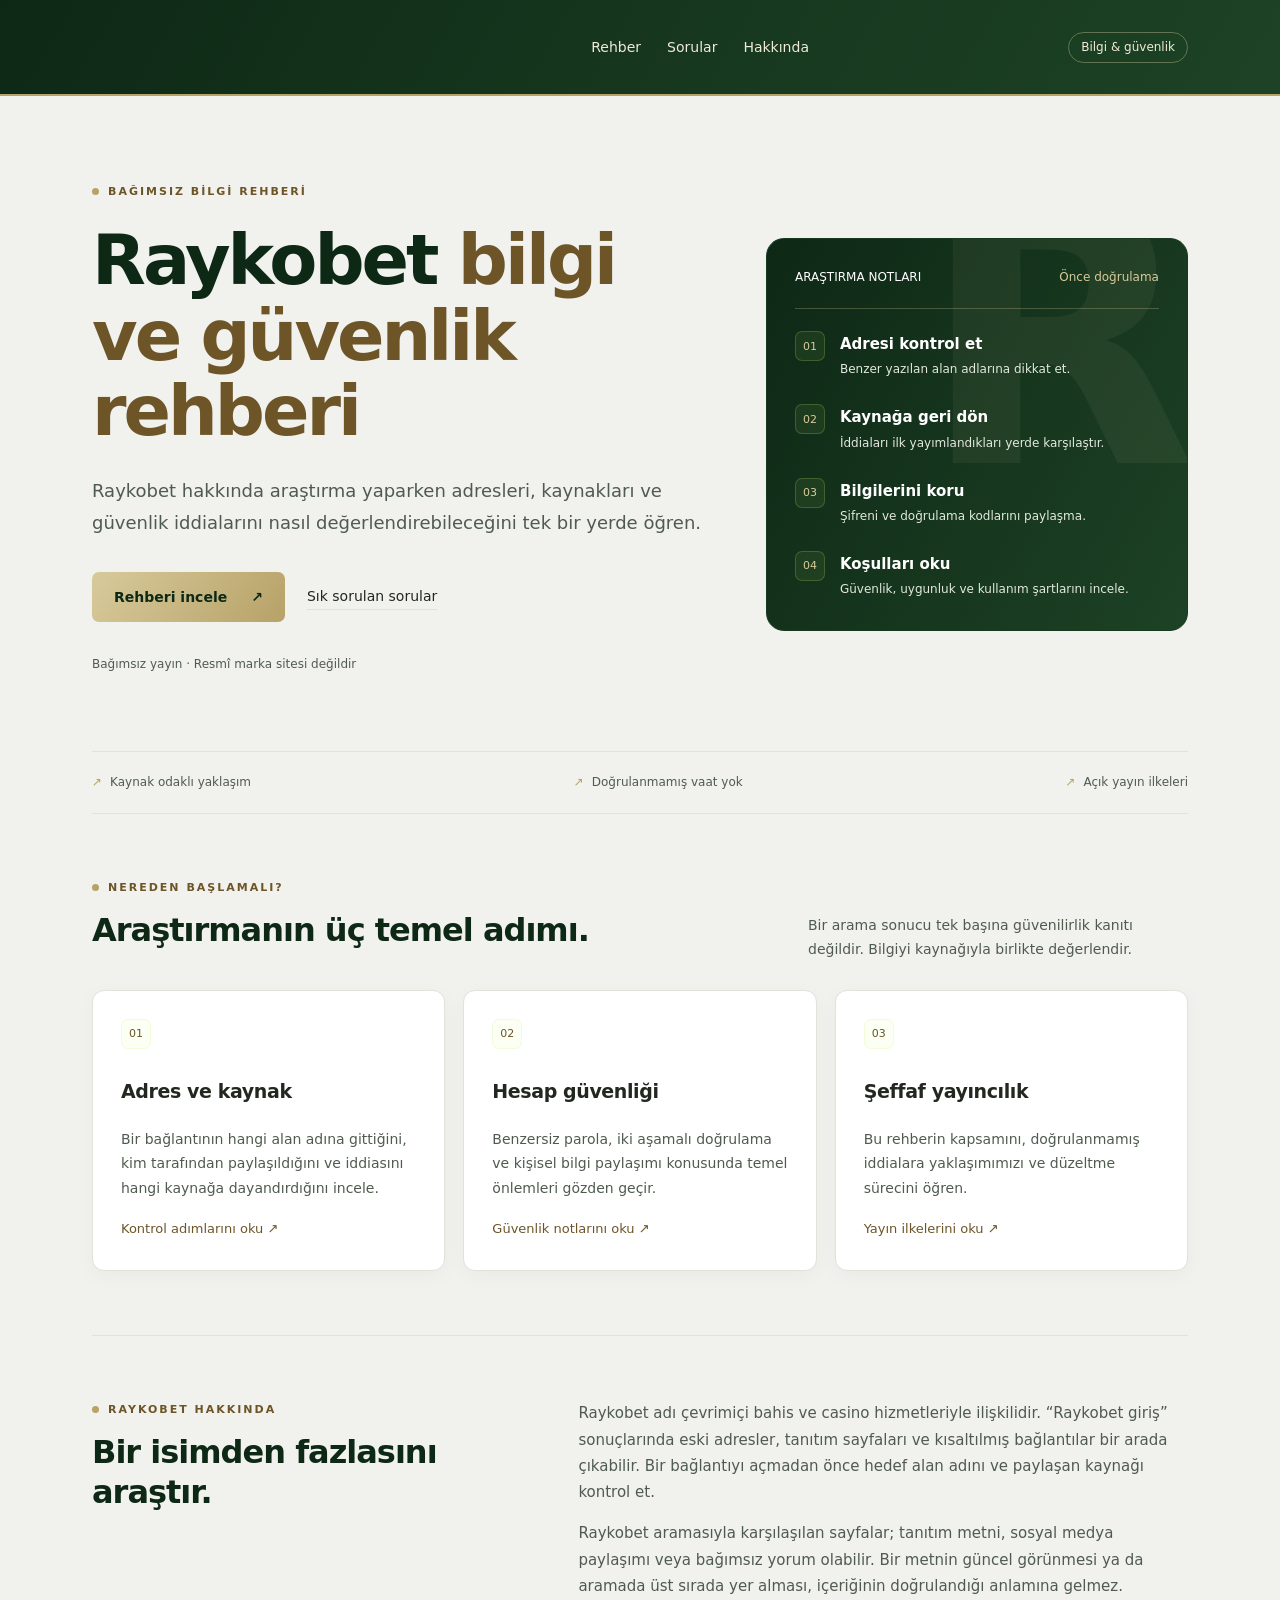
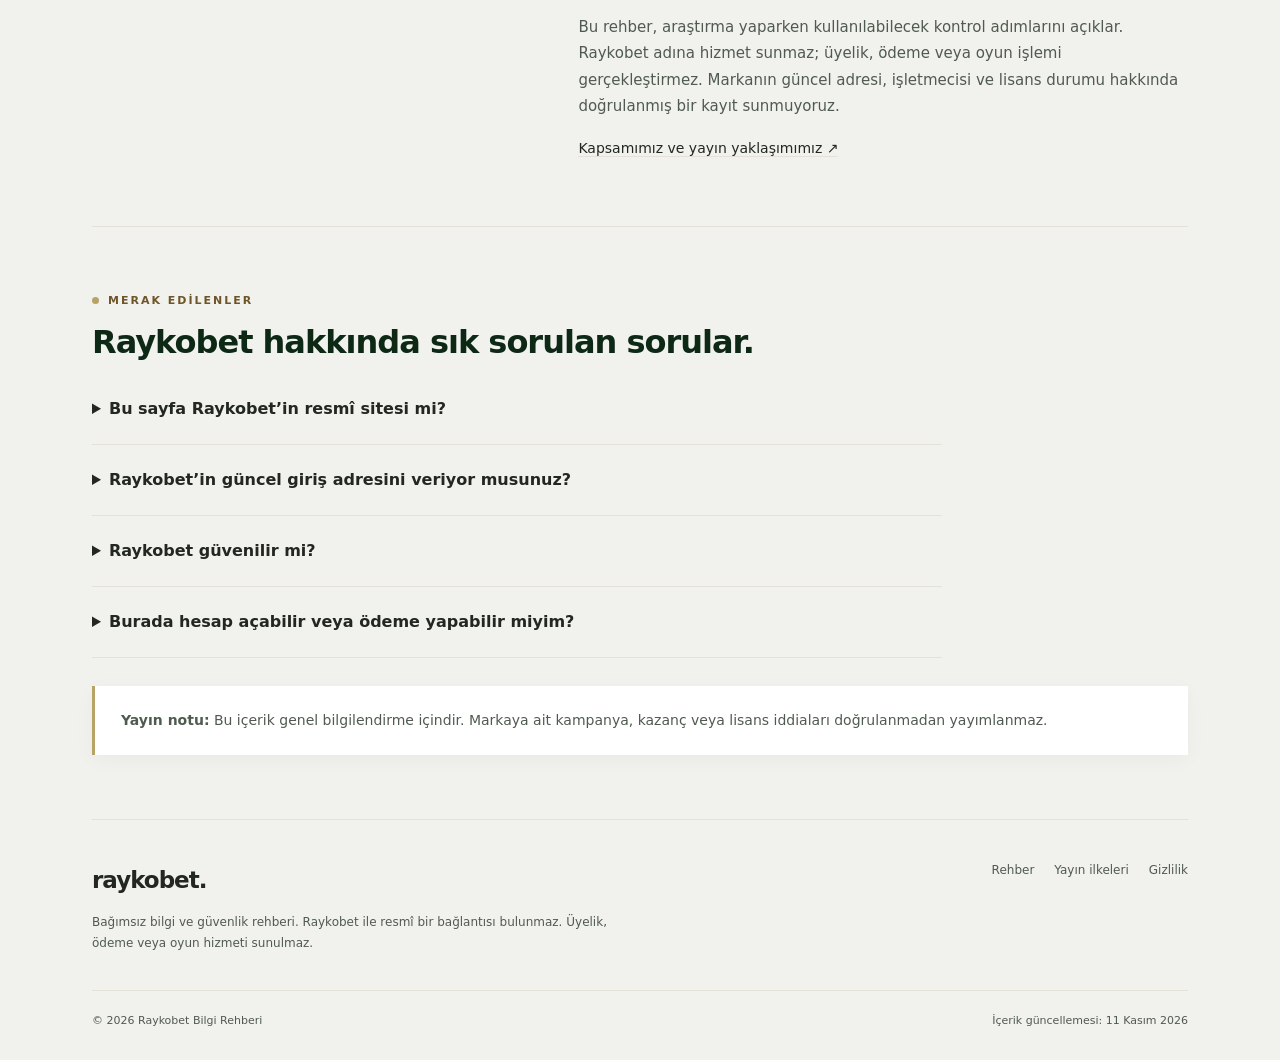
<file: index.html>
<!doctype html><html lang="tr"><head><meta charset="utf-8"><meta name="viewport" content="width=device-width, initial-scale=1"><title>Raykobet: Adres Doğrulama ve Güvenlik Rehberi</title><meta name="description" content="Raykobet hakkında araştırma yaparken güncel adres iddialarını nasıl kontrol edeceğini, sahte bağlantıları nasıl fark edeceğini ve hesap bilgilerini nasıl koruyacağını öğren."><meta name="robots" content="index, follow, max-image-preview:large"><meta name="theme-color" content="#0b1117"><link rel="canonical" href="https://raykobet.github.io/"><link rel="icon" type="image/svg+xml" href="./assets/favicon.svg"><link rel="stylesheet" href="./assets/style.css"><meta property="og:type" content="website"><meta property="og:locale" content="tr_TR"><meta property="og:site_name" content="Raykobet Bilgi Rehberi"><meta property="og:title" content="Raykobet: Adres Doğrulama ve Güvenlik Rehberi"><meta property="og:description" content="Raykobet hakkında araştırma yaparken güncel adres iddialarını nasıl kontrol edeceğini, sahte bağlantıları nasıl fark edeceğini ve hesap bilgilerini nasıl koruyacağını öğren."><meta property="og:url" content="https://raykobet.github.io/"><script type="application/ld+json">{"@context": "https://schema.org", "@graph": [{"@type": "WebSite", "@id": "https://raykobet.github.io/#website", "url": "https://raykobet.github.io/", "name": "Raykobet Bilgi Rehberi", "inLanguage": "tr-TR"}, {"@type": "WebPage", "@id": "https://raykobet.github.io/#webpage", "url": "https://raykobet.github.io/", "name": "Raykobet: Adres Doğrulama ve Güvenlik Rehberi", "description": "Raykobet hakkında araştırma yaparken güncel adres iddialarını nasıl kontrol edeceğini, sahte bağlantıları nasıl fark edeceğini ve hesap bilgilerini nasıl koruyacağını öğren.", "inLanguage": "tr-TR", "dateModified": "2026-11-11", "isPartOf": {"@id": "https://raykobet.github.io/#website"}}]}</script><link rel="amphtml" href="https://raykobet.github.io/amp/"></head><body><a class="skip" href="#main">İçeriğe geç</a><header><div class="wrap nav"><a class="logo" href="./" aria-label="Raykobet bilgi rehberi ana sayfa"><span class="mark" aria-hidden="true">R</span>raykobet<span style="color:var(--accent)">.</span></a><nav aria-label="Ana menü"><a href="./rehber/">Rehber</a><a href="./#sorular">Sorular</a><a href="./hakkinda/">Hakkında</a></nav><span class="tag">Bilgi &amp; güvenlik</span></div></header><main class="wrap" id="main"><section class="hero"><div><div class="eyebrow">Bağımsız bilgi rehberi</div><h1>Raykobet <em>bilgi ve güvenlik rehberi</em></h1><p class="lead">Raykobet hakkında araştırma yaparken adresleri, kaynakları ve güvenlik iddialarını nasıl değerlendirebileceğini tek bir yerde öğren.</p><div class="actions"><a class="button" href="rehber/">Rehberi incele <span aria-hidden="true">↗</span></a><a class="textlink" href="#sorular">Sık sorulan sorular</a></div><p class="note">Bağımsız yayın · Resmî marka sitesi değildir</p></div><aside class="hero-panel" aria-label="Araştırma kontrol listesi"><div class="panel-top"><span>ARAŞTIRMA NOTLARI</span><span class="status">Önce doğrulama</span></div><div class="check"><span class="num">01</span><div><b>Adresi kontrol et</b><p>Benzer yazılan alan adlarına dikkat et.</p></div></div><div class="check"><span class="num">02</span><div><b>Kaynağa geri dön</b><p>İddiaları ilk yayımlandıkları yerde karşılaştır.</p></div></div><div class="check"><span class="num">03</span><div><b>Bilgilerini koru</b><p>Şifreni ve doğrulama kodlarını paylaşma.</p></div></div><div class="check"><span class="num">04</span><div><b>Koşulları oku</b><p>Güvenlik, uygunluk ve kullanım şartlarını incele.</p></div></div></aside></section><div class="strip"><span>Kaynak odaklı yaklaşım</span><span>Doğrulanmamış vaat yok</span><span>Açık yayın ilkeleri</span></div><section class="section" id="rehber"><div class="section-title"><div><div class="eyebrow">Nereden başlamalı?</div><h2>Araştırmanın üç temel adımı.</h2></div><p>Bir arama sonucu tek başına güvenilirlik kanıtı değildir. Bilgiyi kaynağıyla birlikte değerlendir.</p></div><div class="cards"><article class="card"><span class="num">01</span><h3>Adres ve kaynak</h3><p>Bir bağlantının hangi alan adına gittiğini, kim tarafından paylaşıldığını ve iddiasını hangi kaynağa dayandırdığını incele.</p><a href="rehber/#adres">Kontrol adımlarını oku ↗</a></article><article class="card"><span class="num">02</span><h3>Hesap güvenliği</h3><p>Benzersiz parola, iki aşamalı doğrulama ve kişisel bilgi paylaşımı konusunda temel önlemleri gözden geçir.</p><a href="rehber/#guvenlik">Güvenlik notlarını oku ↗</a></article><article class="card"><span class="num">03</span><h3>Şeffaf yayıncılık</h3><p>Bu rehberin kapsamını, doğrulanmamış iddialara yaklaşımımızı ve düzeltme sürecini öğren.</p><a href="hakkinda/">Yayın ilkelerini oku ↗</a></article></div></section><section class="section editorial"><div><div class="eyebrow">Raykobet hakkında</div><h2>Bir isimden fazlasını araştır.</h2></div><div><p>Raykobet adı çevrimiçi bahis ve casino hizmetleriyle ilişkilidir. “Raykobet giriş” sonuçlarında eski adresler, tanıtım sayfaları ve kısaltılmış bağlantılar bir arada çıkabilir. Bir bağlantıyı açmadan önce hedef alan adını ve paylaşan kaynağı kontrol et.</p><p>Raykobet aramasıyla karşılaşılan sayfalar; tanıtım metni, sosyal medya paylaşımı veya bağımsız yorum olabilir. Bir metnin güncel görünmesi ya da aramada üst sırada yer alması, içeriğinin doğrulandığı anlamına gelmez.</p><p>Bu rehber, araştırma yaparken kullanılabilecek kontrol adımlarını açıklar. Raykobet adına hizmet sunmaz; üyelik, ödeme veya oyun işlemi gerçekleştirmez. Markanın güncel adresi, işletmecisi ve lisans durumu hakkında doğrulanmış bir kayıt sunmuyoruz.</p><a class="textlink" href="hakkinda/">Kapsamımız ve yayın yaklaşımımız ↗</a></div></section><section class="section" id="sorular"><div class="eyebrow">Merak edilenler</div><h2>Raykobet hakkında sık sorulan sorular.</h2><div class="faq"><details><summary>Bu sayfa Raykobet’in resmî sitesi mi?</summary><p>Hayır. Bu site bağımsız bir bilgi rehberidir. Raykobet’i temsil etmez ve marka adına müşteri desteği sunmaz.</p></details><details><summary>Raykobet’in güncel giriş adresini veriyor musunuz?</summary><p>Hayır. Doğrulanmış bir güncel adres kaydımız bulunmadığından giriş bağlantısı yayımlamıyoruz. Rehberimiz adres ve kaynak kontrolü için genel adımları açıklar.</p></details><details><summary>Raykobet güvenilir mi?</summary><p>Bu konuda kesin bir değerlendirme yayımlamıyoruz. Güvenilirlik iddiaları, güncel işletmeci bilgileri ve ilgili otoritenin kayıtları gibi birincil kaynaklarla doğrulanmalıdır. HTTPS kullanımı tek başına yeterli değildir.</p></details><details><summary>Burada hesap açabilir veya ödeme yapabilir miyim?</summary><p>Hayır. Site kullanıcı hesabı, ödeme, bahis veya oyun hizmeti sunmaz.</p></details></div><div class="callout"><p><strong>Yayın notu:</strong> Bu içerik genel bilgilendirme içindir. Markaya ait kampanya, kazanç veya lisans iddiaları doğrulanmadan yayımlanmaz.</p></div></section></main><footer class="wrap"><div class="footer-top"><div><a class="logo" href="./">raykobet.</a><p>Bağımsız bilgi ve güvenlik rehberi. Raykobet ile resmî bir bağlantısı bulunmaz. Üyelik, ödeme veya oyun hizmeti sunulmaz.</p></div><div class="footer-links"><a href="./rehber/">Rehber</a><a href="./hakkinda/">Yayın ilkeleri</a><a href="./gizlilik/">Gizlilik</a></div></div><div class="footer-bottom"><span>© 2026 Raykobet Bilgi Rehberi</span><span>İçerik güncellemesi: <time datetime="2026-11-11">11 Kasım 2026</time></span></div></footer></body></html>
</file>
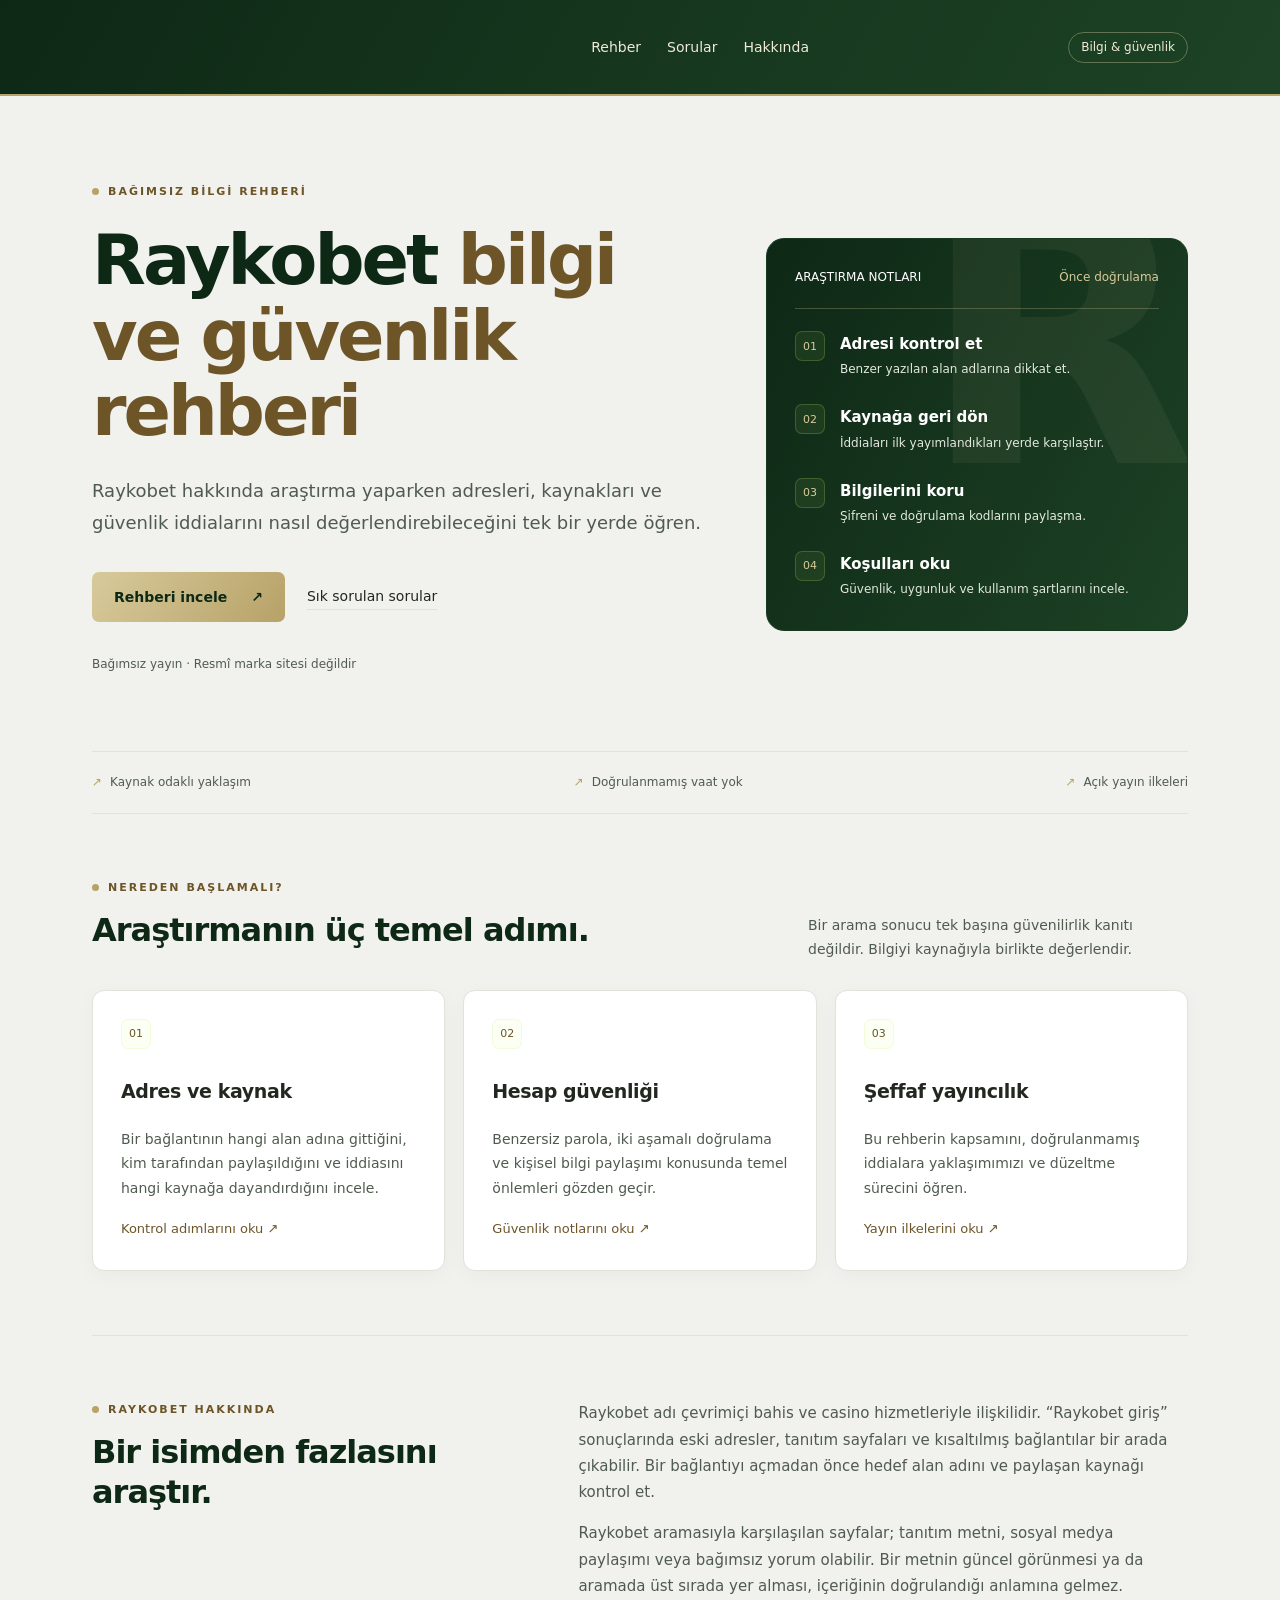
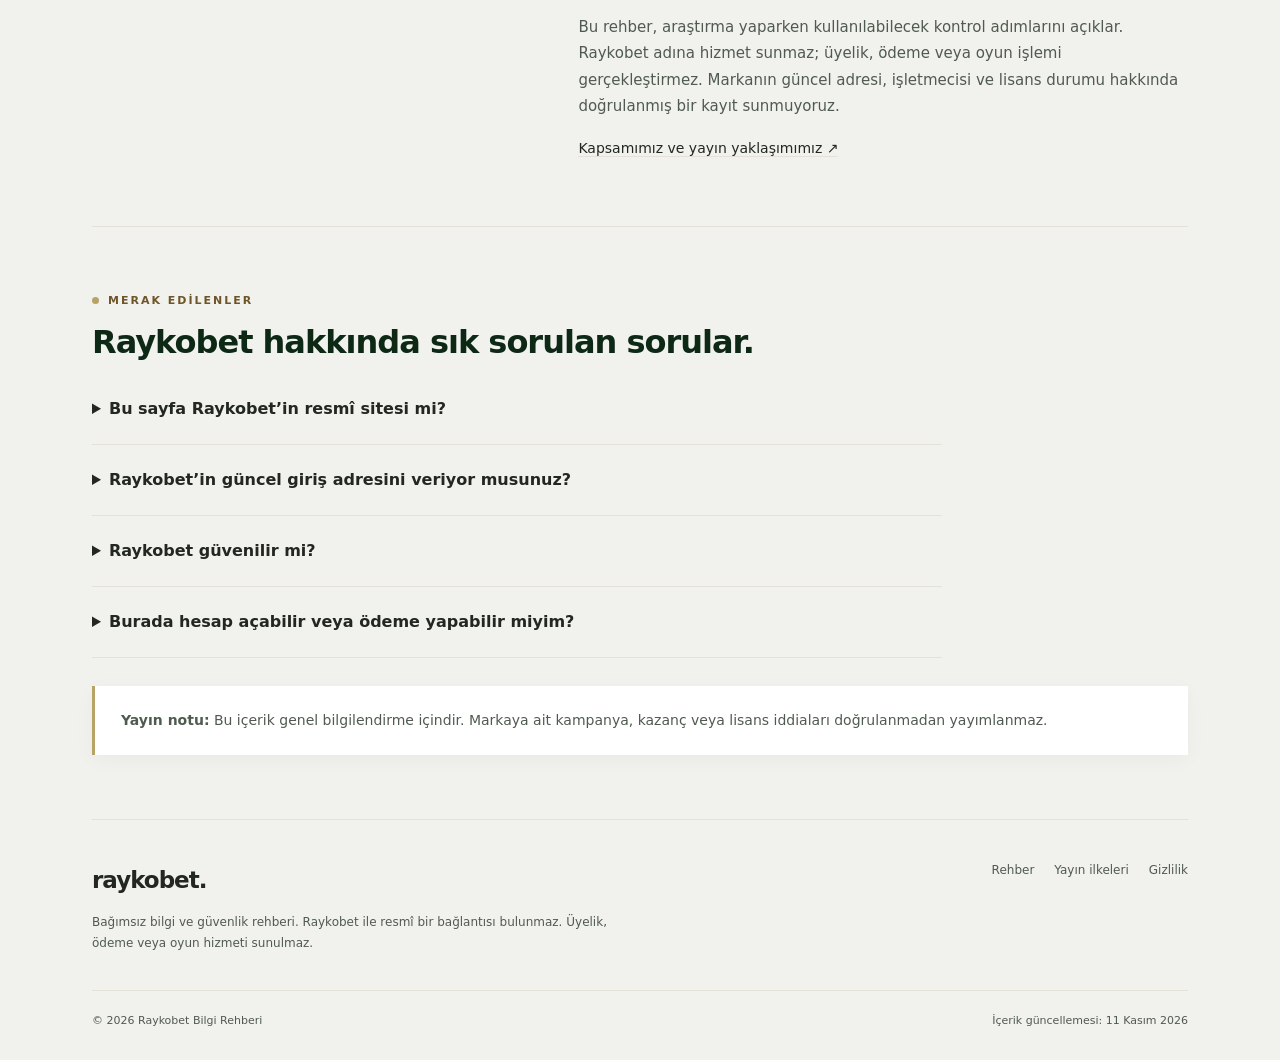
<file: amp/index.html>
<!doctype html><html amp lang="tr"><head><meta charset="utf-8"><meta name="viewport" content="width=device-width,minimum-scale=1,initial-scale=1"><title>Raykobet: Adres Doğrulama ve Güvenlik Rehberi</title><meta name="description" content="Raykobet hakkında araştırma yaparken güncel adres iddialarını nasıl kontrol edeceğini, sahte bağlantıları nasıl fark edeceğini ve hesap bilgilerini nasıl koruyacağını öğren."><meta name="robots" content="index, follow, max-image-preview:large"><meta name="theme-color" content="#0b1117"><link rel="canonical" href="https://raykobet.github.io/"><link rel="icon" type="image/svg+xml" href="https://raykobet.github.io/assets/favicon.svg"><meta property="og:type" content="website"><meta property="og:locale" content="tr_TR"><meta property="og:site_name" content="Raykobet Bilgi Rehberi"><meta property="og:title" content="Raykobet: Adres Doğrulama ve Güvenlik Rehberi"><meta property="og:description" content="Raykobet hakkında araştırma yaparken güncel adres iddialarını nasıl kontrol edeceğini, sahte bağlantıları nasıl fark edeceğini ve hesap bilgilerini nasıl koruyacağını öğren."><meta property="og:url" content="https://raykobet.github.io/"><script type="application/ld+json">{"@context": "https://schema.org", "@graph": [{"@type": "WebSite", "@id": "https://raykobet.github.io/#website", "url": "https://raykobet.github.io/", "name": "Raykobet Bilgi Rehberi", "inLanguage": "tr-TR"}, {"@type": "WebPage", "@id": "https://raykobet.github.io/#webpage", "url": "https://raykobet.github.io/", "name": "Raykobet: Adres Doğrulama ve Güvenlik Rehberi", "description": "Raykobet hakkında araştırma yaparken güncel adres iddialarını nasıl kontrol edeceğini, sahte bağlantıları nasıl fark edeceğini ve hesap bilgilerini nasıl koruyacağını öğren.", "inLanguage": "tr-TR", "dateModified": "2026-11-11", "isPartOf": {"@id": "https://raykobet.github.io/#website"}}]}</script><script async src="https://cdn.ampproject.org/v0.js"></script><style amp-boilerplate>body{-webkit-animation:-amp-start 8s steps(1,end) 0s 1 normal both;-moz-animation:-amp-start 8s steps(1,end) 0s 1 normal both;-ms-animation:-amp-start 8s steps(1,end) 0s 1 normal both;animation:-amp-start 8s steps(1,end) 0s 1 normal both}@-webkit-keyframes -amp-start{from{visibility:hidden}to{visibility:visible}}@-moz-keyframes -amp-start{from{visibility:hidden}to{visibility:visible}}@-ms-keyframes -amp-start{from{visibility:hidden}to{visibility:visible}}@-o-keyframes -amp-start{from{visibility:hidden}to{visibility:visible}}@keyframes -amp-start{from{visibility:hidden}to{visibility:visible}}</style><noscript><style amp-boilerplate>body{-webkit-animation:none;-moz-animation:none;-ms-animation:none;animation:none}</style></noscript><style amp-custom>:root{--bg:#0b1117;--panel:#141d26;--line:#2a3743;--text:#eff3f7;--muted:#abb8c6;--accent:#c7f36a}*{box-sizing:border-box}html{scroll-behavior:smooth;scroll-padding-top:100px}body{margin:0;background:var(--bg);color:var(--text);font:16px/1.75 system-ui,-apple-system,BlinkMacSystemFont,"Segoe UI",sans-serif}a{color:inherit;text-decoration:none}a:hover{color:var(--accent)}a:focus-visible,summary:focus-visible{outline:3px solid var(--accent);outline-offset:6px}p{color:var(--muted)}.wrap{max-width:1160px;margin:auto;padding:0 32px}.skip{position:absolute;left:20px;top:-80px;background:var(--accent);color:var(--bg);padding:10px;z-index:9}.skip:focus{top:8px}header{border-bottom:1px solid var(--line)}.nav{display:flex;align-items:center;justify-content:space-between;gap:24px;min-height:94px}.logo{font-size:23px;font-weight:850;letter-spacing:-1px;display:flex;gap:12px;align-items:center}.mark{display:grid;place-items:center;width:38px;height:38px;color:var(--bg);background:var(--accent);border-radius:11px;font-size:23px}nav{display:flex;align-items:center;gap:26px;font-size:14px;color:var(--muted)}.tag{border:1px solid var(--line);border-radius:100px;padding:4px 12px;font-size:12px;color:var(--muted)}.hero{padding:86px 0 64px;display:grid;grid-template-columns:1.45fr 1fr;gap:62px;align-items:center}.eyebrow{color:var(--accent);letter-spacing:2px;font-size:11px;font-weight:750;text-transform:uppercase}.eyebrow:before{content:"";display:inline-block;width:7px;height:7px;background:var(--accent);border-radius:50%;margin-right:9px}h1{font-size:clamp(40px,5.5vw,70px);line-height:1.08;letter-spacing:-3px;margin:22px 0 25px;max-width:760px}h1 em{font-style:normal;color:var(--accent)}.lead{font-size:18px;max-width:620px;line-height:1.8}.actions{display:flex;flex-wrap:wrap;align-items:center;gap:22px;margin:32px 0}.button{display:inline-flex;gap:24px;align-items:center;padding:13px 22px;background:var(--accent);color:var(--bg);border-radius:7px;font-size:14px;font-weight:750}.button:hover{background:#d8ff8c;color:var(--bg)}.textlink{font-size:14px;border-bottom:1px solid var(--line)}.note{font-size:12px;color:var(--muted)}.hero-panel{border:1px solid var(--line);background:linear-gradient(145deg,#1b2b2c,#121a22 70%);padding:28px;border-radius:18px;position:relative;overflow:hidden}.hero-panel:before{content:"R";position:absolute;right:-10px;top:-80px;color:#c7f36a06;font-size:360px;font-weight:900;line-height:1}.panel-top{display:flex;justify-content:space-between;align-items:center;border-bottom:1px solid var(--line);padding-bottom:20px;font-size:12px;position:relative}.status{color:var(--accent)}.check{display:flex;gap:15px;align-items:flex-start;padding-top:22px;position:relative}.check b{display:block;font-size:15px}.check p{font-size:12px;margin:2px 0}.num{font-size:11px;color:var(--accent);background:#c7f36a12;border:1px solid #c7f36a33;border-radius:7px;width:30px;height:30px;display:grid;place-items:center;flex-shrink:0}.strip{display:flex;gap:30px;justify-content:space-between;border-top:1px solid var(--line);border-bottom:1px solid var(--line);padding:20px 0;font-size:12px;color:var(--muted)}.strip span:before{content:"↗";color:var(--accent);margin-right:8px}.section{padding:64px 0;border-bottom:1px solid var(--line)}.section-title{display:flex;justify-content:space-between;align-items:end;gap:24px;margin-bottom:28px}h2{font-size:32px;line-height:1.25;letter-spacing:-1px;margin:12px 0}h3{font-size:19px;letter-spacing:-.4px}.section-title p{margin:0;font-size:14px;max-width:380px}.cards{display:grid;grid-template-columns:repeat(3,1fr);gap:18px}.card{padding:28px;border:1px solid var(--line);border-radius:12px;background:var(--panel)}.card p{font-size:14px}.card .num{margin-bottom:26px}.card a{font-size:13px;color:var(--accent)}.editorial{display:grid;grid-template-columns:1fr 1.5fr;gap:80px}.editorial p{margin-top:0;font-size:15px}.faq{max-width:850px}details{border-bottom:1px solid var(--line);padding:21px 0}summary{cursor:pointer;font-size:16px;font-weight:600}details p{font-size:14px;margin-bottom:0}.callout{margin-top:28px;padding:22px 26px;border-left:3px solid var(--accent);background:var(--panel);font-size:14px}.callout p{margin:0}.footer-top{display:flex;justify-content:space-between;gap:28px;padding:40px 0 24px}.footer-top p{max-width:520px;font-size:12px}.footer-links{display:flex;gap:20px;flex-wrap:wrap;font-size:12px;color:var(--muted);align-content:flex-start}.footer-bottom{display:flex;justify-content:space-between;border-top:1px solid var(--line);padding:20px 0 30px;font-size:11px;color:var(--muted)}.article{max-width:800px;margin:auto;padding:60px 0}.article h1{font-size:clamp(36px,5vw,54px);letter-spacing:-2px}.article h2{font-size:26px;margin-top:40px}.article li{color:var(--muted);margin:12px 0}.article a:not(.button){text-decoration:underline;text-underline-offset:4px}.breadcrumb{font-size:12px;color:var(--muted)}.article .lead{max-width:none}.source-list{font-size:14px}.article time{font-size:12px;color:var(--muted)}@media(max-width:800px){.wrap{padding:0 22px}.hero{grid-template-columns:1fr;gap:32px;padding:48px 0 40px}h1{letter-spacing:-2px}.hero-panel{padding:24px}.cards{grid-template-columns:1fr}.editorial{grid-template-columns:1fr;gap:20px}.section{padding:42px 0}.section-title{display:block}.section-title p{margin-top:15px}.strip{gap:12px;flex-wrap:wrap}.nav{min-height:82px;gap:12px;flex-wrap:wrap;padding:16px 22px}nav{gap:17px;font-size:12px}.nav .tag{display:none}.footer-top,.footer-bottom{flex-direction:column;gap:12px}.article{padding:38px 0}.lead{font-size:16px}h2{font-size:28px}}@media(prefers-reduced-motion:reduce){html{scroll-behavior:auto}}
/* Raykobetgiris.com marka paleti ve başlık logosu. */
:root {
  --bg: #f1f1ed;
  --panel: #ffffff;
  --line: #e3e1d8;
  --text: #222820;
  --muted: #505b50;
  --accent: #b7a268;
  --forest: #0e2816;
  --gold-light: #d7ca9b;
}
header {
  background: linear-gradient(120deg, #0e2816 0%, #17391f 58%, #1d4225 100%);
  border-bottom: 2px solid var(--accent);
  color: white;
}
.nav .logo {
  display: block;
  flex: 0 0 min(240px, 48vw);
  aspect-ratio: 2.84;
  font-size: 0;
  background: url("https://raykobetgiris.com/wp-content/uploads/2026/10/cropped-rayko-yeni-logo.png") left center / contain no-repeat;
}
.nav .logo .mark { display: none; }
.nav nav, .nav .tag { color: #f0ead9; }
.nav .tag { border-color: #d7ca9b60; }
.nav a:hover { color: var(--gold-light); }
h1, h2 { color: var(--forest); }
h1 em, .eyebrow, .card a, .num { color: #6d5528; }
.hero-panel {
  background: linear-gradient(120deg, #0e2816, #1d4225);
  color: white;
  border-color: #17391f;
}
.hero-panel p { color: #e3e9df; }
.hero-panel .num, .status { color: var(--gold-light); }
.hero-panel .panel-top { border-color: #d7ca9b44; }
.hero-panel::before { color: #d7ca9b10; }
.button, .skip { background: linear-gradient(125deg, #d7ca9b, #b7a268); color: var(--forest); }
.button:hover { background: #e3d7ae; color: var(--forest); }
.card, .callout { box-shadow: 0 5px 20px #0e281609; }
a:hover { color: #6d5528; }
@media (max-width: 520px) {
  .nav .logo { flex-basis: min(200px, 48vw); }
  .nav nav { gap: 10px; }
}
</style></head><body><a class="skip" href="#main">İçeriğe geç</a><header><div class="wrap nav"><a class="logo" href="https://raykobet.github.io/" aria-label="Raykobet bilgi rehberi ana sayfa"><span class="mark" aria-hidden="true">R</span>raykobet<span style="color:var(--accent)">.</span></a><nav aria-label="Ana menü"><a href="https://raykobet.github.io/rehber/">Rehber</a><a href="https://raykobet.github.io/#sorular">Sorular</a><a href="https://raykobet.github.io/hakkinda/">Hakkında</a></nav><span class="tag">Bilgi &amp; güvenlik</span></div></header><main class="wrap" id="main"><section class="hero"><div><div class="eyebrow">Bağımsız bilgi rehberi</div><h1>Raykobet <em>bilgi ve güvenlik rehberi</em></h1><p class="lead">Raykobet hakkında araştırma yaparken adresleri, kaynakları ve güvenlik iddialarını nasıl değerlendirebileceğini tek bir yerde öğren.</p><div class="actions"><a class="button" href="https://raykobet.github.io/rehber/">Rehberi incele <span aria-hidden="true">↗</span></a><a class="textlink" href="#sorular">Sık sorulan sorular</a></div><p class="note">Bağımsız yayın · Resmî marka sitesi değildir</p></div><aside class="hero-panel" aria-label="Araştırma kontrol listesi"><div class="panel-top"><span>ARAŞTIRMA NOTLARI</span><span class="status">Önce doğrulama</span></div><div class="check"><span class="num">01</span><div><b>Adresi kontrol et</b><p>Benzer yazılan alan adlarına dikkat et.</p></div></div><div class="check"><span class="num">02</span><div><b>Kaynağa geri dön</b><p>İddiaları ilk yayımlandıkları yerde karşılaştır.</p></div></div><div class="check"><span class="num">03</span><div><b>Bilgilerini koru</b><p>Şifreni ve doğrulama kodlarını paylaşma.</p></div></div><div class="check"><span class="num">04</span><div><b>Koşulları oku</b><p>Güvenlik, uygunluk ve kullanım şartlarını incele.</p></div></div></aside></section><div class="strip"><span>Kaynak odaklı yaklaşım</span><span>Doğrulanmamış vaat yok</span><span>Açık yayın ilkeleri</span></div><section class="section" id="rehber"><div class="section-title"><div><div class="eyebrow">Nereden başlamalı?</div><h2>Araştırmanın üç temel adımı.</h2></div><p>Bir arama sonucu tek başına güvenilirlik kanıtı değildir. Bilgiyi kaynağıyla birlikte değerlendir.</p></div><div class="cards"><article class="card"><span class="num">01</span><h3>Adres ve kaynak</h3><p>Bir bağlantının hangi alan adına gittiğini, kim tarafından paylaşıldığını ve iddiasını hangi kaynağa dayandırdığını incele.</p><a href="https://raykobet.github.io/rehber/#adres">Kontrol adımlarını oku ↗</a></article><article class="card"><span class="num">02</span><h3>Hesap güvenliği</h3><p>Benzersiz parola, iki aşamalı doğrulama ve kişisel bilgi paylaşımı konusunda temel önlemleri gözden geçir.</p><a href="https://raykobet.github.io/rehber/#guvenlik">Güvenlik notlarını oku ↗</a></article><article class="card"><span class="num">03</span><h3>Şeffaf yayıncılık</h3><p>Bu rehberin kapsamını, doğrulanmamış iddialara yaklaşımımızı ve düzeltme sürecini öğren.</p><a href="https://raykobet.github.io/hakkinda/">Yayın ilkelerini oku ↗</a></article></div></section><section class="section editorial"><div><div class="eyebrow">Raykobet hakkında</div><h2>Bir isimden fazlasını araştır.</h2></div><div><p>Raykobet adı çevrimiçi bahis ve casino hizmetleriyle ilişkilidir. “Raykobet giriş” sonuçlarında eski adresler, tanıtım sayfaları ve kısaltılmış bağlantılar bir arada çıkabilir. Bir bağlantıyı açmadan önce hedef alan adını ve paylaşan kaynağı kontrol et.</p><p>Raykobet aramasıyla karşılaşılan sayfalar; tanıtım metni, sosyal medya paylaşımı veya bağımsız yorum olabilir. Bir metnin güncel görünmesi ya da aramada üst sırada yer alması, içeriğinin doğrulandığı anlamına gelmez.</p><p>Bu rehber, araştırma yaparken kullanılabilecek kontrol adımlarını açıklar. Raykobet adına hizmet sunmaz; üyelik, ödeme veya oyun işlemi gerçekleştirmez. Markanın güncel adresi, işletmecisi ve lisans durumu hakkında doğrulanmış bir kayıt sunmuyoruz.</p><a class="textlink" href="https://raykobet.github.io/hakkinda/">Kapsamımız ve yayın yaklaşımımız ↗</a></div></section><section class="section" id="sorular"><div class="eyebrow">Merak edilenler</div><h2>Raykobet hakkında sık sorulan sorular.</h2><div class="faq"><details><summary>Bu sayfa Raykobet’in resmî sitesi mi?</summary><p>Hayır. Bu site bağımsız bir bilgi rehberidir. Raykobet’i temsil etmez ve marka adına müşteri desteği sunmaz.</p></details><details><summary>Raykobet’in güncel giriş adresini veriyor musunuz?</summary><p>Hayır. Doğrulanmış bir güncel adres kaydımız bulunmadığından giriş bağlantısı yayımlamıyoruz. Rehberimiz adres ve kaynak kontrolü için genel adımları açıklar.</p></details><details><summary>Raykobet güvenilir mi?</summary><p>Bu konuda kesin bir değerlendirme yayımlamıyoruz. Güvenilirlik iddiaları, güncel işletmeci bilgileri ve ilgili otoritenin kayıtları gibi birincil kaynaklarla doğrulanmalıdır. HTTPS kullanımı tek başına yeterli değildir.</p></details><details><summary>Burada hesap açabilir veya ödeme yapabilir miyim?</summary><p>Hayır. Site kullanıcı hesabı, ödeme, bahis veya oyun hizmeti sunmaz.</p></details></div><div class="callout"><p><strong>Yayın notu:</strong> Bu içerik genel bilgilendirme içindir. Markaya ait kampanya, kazanç veya lisans iddiaları doğrulanmadan yayımlanmaz.</p></div></section></main><footer class="wrap"><div class="footer-top"><div><a class="logo" href="https://raykobet.github.io/">raykobet.</a><p>Bağımsız bilgi ve güvenlik rehberi. Raykobet ile resmî bir bağlantısı bulunmaz. Üyelik, ödeme veya oyun hizmeti sunulmaz.</p></div><div class="footer-links"><a href="https://raykobet.github.io/rehber/">Rehber</a><a href="https://raykobet.github.io/hakkinda/">Yayın ilkeleri</a><a href="https://raykobet.github.io/gizlilik/">Gizlilik</a></div></div><div class="footer-bottom"><span>© 2026 Raykobet Bilgi Rehberi</span><span>İçerik güncellemesi: <time datetime="2026-11-11">11 Kasım 2026</time></span></div></footer></body></html>
</file>
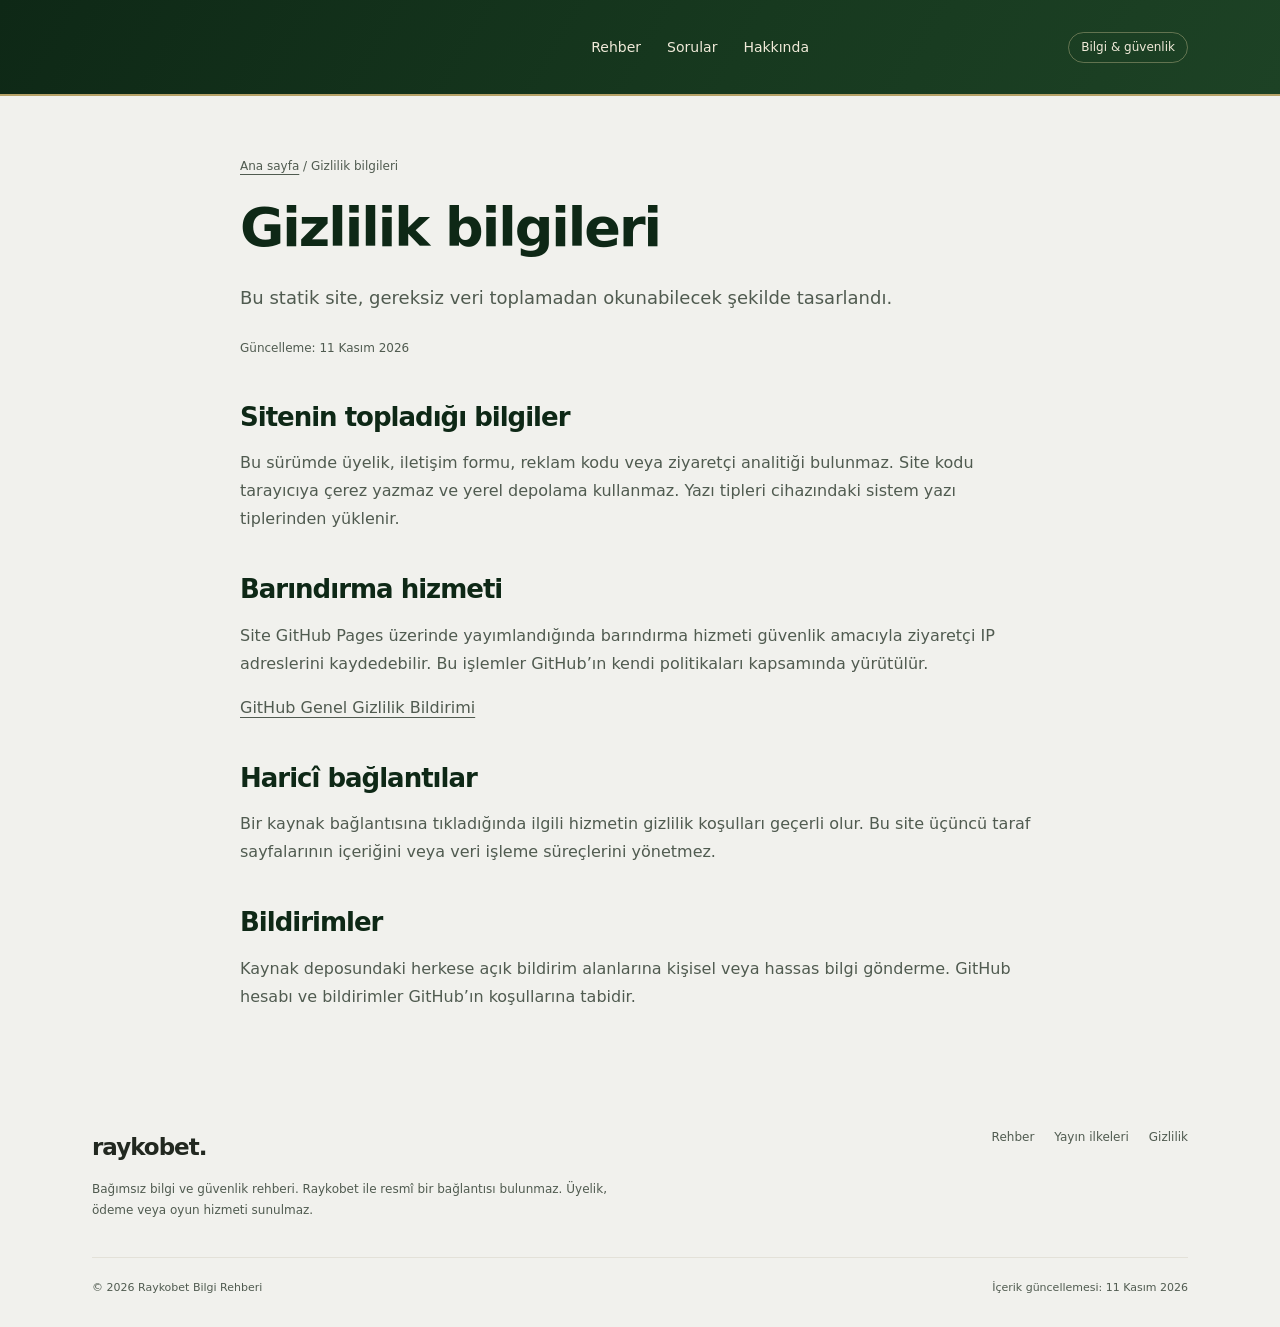
<file: gizlilik/index.html>
<!doctype html><html lang="tr"><head><meta charset="utf-8"><meta name="viewport" content="width=device-width, initial-scale=1"><title>Gizlilik | Raykobet Bilgi Rehberi</title><meta name="description" content="Raykobet bilgi rehberinin çerezler, ziyaretçi verileri ve GitHub Pages barındırmasıyla ilgili gizlilik açıklaması."><meta name="robots" content="index, follow, max-image-preview:large"><meta name="theme-color" content="#0b1117"><link rel="canonical" href="https://raykobet.github.io/gizlilik/"><link rel="icon" type="image/svg+xml" href="../assets/favicon.svg"><link rel="stylesheet" href="../assets/style.css"><meta property="og:type" content="website"><meta property="og:locale" content="tr_TR"><meta property="og:site_name" content="Raykobet Bilgi Rehberi"><meta property="og:title" content="Gizlilik | Raykobet Bilgi Rehberi"><meta property="og:description" content="Raykobet bilgi rehberinin çerezler, ziyaretçi verileri ve GitHub Pages barındırmasıyla ilgili gizlilik açıklaması."><meta property="og:url" content="https://raykobet.github.io/gizlilik/"><script type="application/ld+json">{"@context": "https://schema.org", "@graph": [{"@type": "WebSite", "@id": "https://raykobet.github.io/#website", "url": "https://raykobet.github.io/", "name": "Raykobet Bilgi Rehberi", "inLanguage": "tr-TR"}, {"@type": "WebPage", "@id": "https://raykobet.github.io/gizlilik/#webpage", "url": "https://raykobet.github.io/gizlilik/", "name": "Gizlilik | Raykobet Bilgi Rehberi", "description": "Raykobet bilgi rehberinin çerezler, ziyaretçi verileri ve GitHub Pages barındırmasıyla ilgili gizlilik açıklaması.", "inLanguage": "tr-TR", "dateModified": "2026-11-11", "isPartOf": {"@id": "https://raykobet.github.io/#website"}}, {"@type": "BreadcrumbList", "itemListElement": [{"@type": "ListItem", "position": 1, "name": "Ana sayfa", "item": "https://raykobet.github.io/"}, {"@type": "ListItem", "position": 2, "name": "Gizlilik bilgileri", "item": "https://raykobet.github.io/gizlilik/"}]}]}</script><link rel="amphtml" href="https://raykobet.github.io/gizlilik/amp/"></head><body><a class="skip" href="#main">İçeriğe geç</a><header><div class="wrap nav"><a class="logo" href="../" aria-label="Raykobet bilgi rehberi ana sayfa"><span class="mark" aria-hidden="true">R</span>raykobet<span style="color:var(--accent)">.</span></a><nav aria-label="Ana menü"><a href="../rehber/">Rehber</a><a href="../#sorular">Sorular</a><a href="../hakkinda/">Hakkında</a></nav><span class="tag">Bilgi &amp; güvenlik</span></div></header><main class="wrap" id="main"><article class="article"><div class="breadcrumb"><a href="../">Ana sayfa</a> / Gizlilik bilgileri</div><h1>Gizlilik bilgileri</h1><p class="lead">Bu statik site, gereksiz veri toplamadan okunabilecek şekilde tasarlandı.</p><time datetime="2026-11-11">Güncelleme: 11 Kasım 2026</time><h2>Sitenin topladığı bilgiler</h2><p>Bu sürümde üyelik, iletişim formu, reklam kodu veya ziyaretçi analitiği bulunmaz. Site kodu tarayıcıya çerez yazmaz ve yerel depolama kullanmaz. Yazı tipleri cihazındaki sistem yazı tiplerinden yüklenir.</p><h2>Barındırma hizmeti</h2><p>Site GitHub Pages üzerinde yayımlandığında barındırma hizmeti güvenlik amacıyla ziyaretçi IP adreslerini kaydedebilir. Bu işlemler GitHub’ın kendi politikaları kapsamında yürütülür.</p><p><a href="https://docs.github.com/en/site-policy/privacy-policies/github-general-privacy-statement" rel="noopener noreferrer">GitHub Genel Gizlilik Bildirimi</a></p><h2>Haricî bağlantılar</h2><p>Bir kaynak bağlantısına tıkladığında ilgili hizmetin gizlilik koşulları geçerli olur. Bu site üçüncü taraf sayfalarının içeriğini veya veri işleme süreçlerini yönetmez.</p><h2>Bildirimler</h2><p>Kaynak deposundaki herkese açık bildirim alanlarına kişisel veya hassas bilgi gönderme. GitHub hesabı ve bildirimler GitHub’ın koşullarına tabidir.</p></article></main><footer class="wrap"><div class="footer-top"><div><a class="logo" href="../">raykobet.</a><p>Bağımsız bilgi ve güvenlik rehberi. Raykobet ile resmî bir bağlantısı bulunmaz. Üyelik, ödeme veya oyun hizmeti sunulmaz.</p></div><div class="footer-links"><a href="../rehber/">Rehber</a><a href="../hakkinda/">Yayın ilkeleri</a><a href="../gizlilik/">Gizlilik</a></div></div><div class="footer-bottom"><span>© 2026 Raykobet Bilgi Rehberi</span><span>İçerik güncellemesi: <time datetime="2026-11-11">11 Kasım 2026</time></span></div></footer></body></html>
</file>
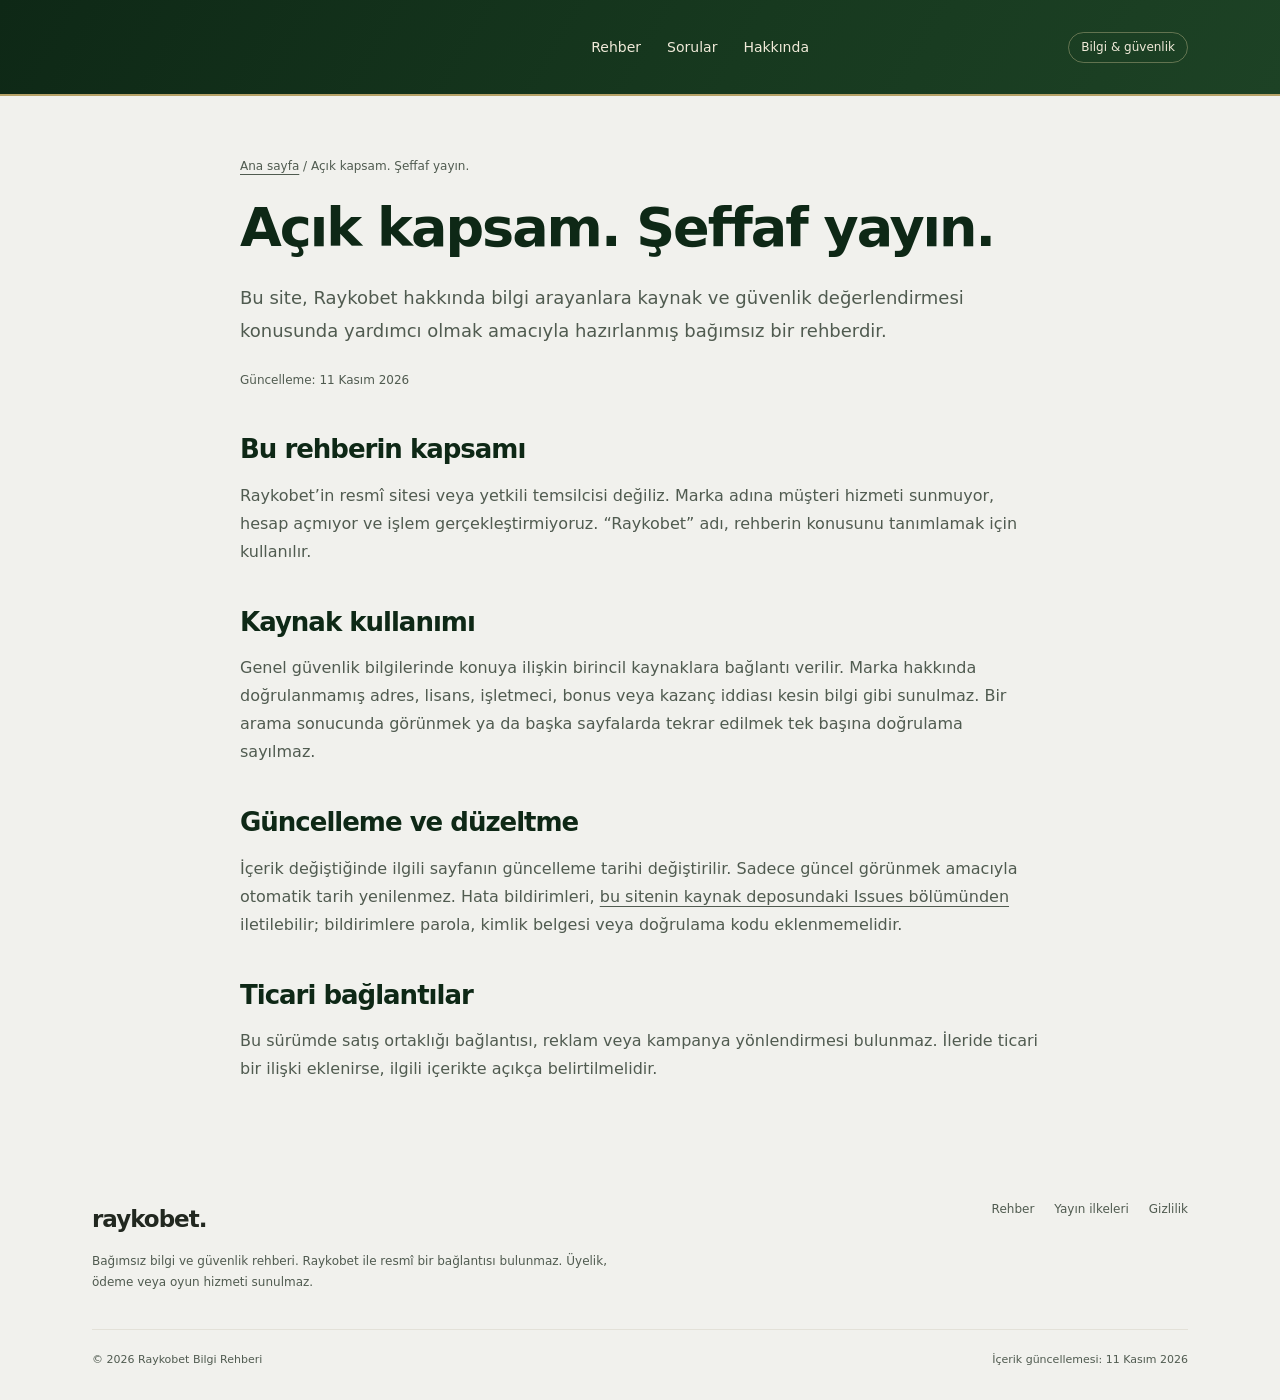
<file: hakkinda/index.html>
<!doctype html><html lang="tr"><head><meta charset="utf-8"><meta name="viewport" content="width=device-width, initial-scale=1"><title>Hakkında ve Yayın İlkeleri | Raykobet Bilgi Rehberi</title><meta name="description" content="Raykobet bilgi rehberinin kapsamı, bağımsız yayın yaklaşımı, kaynak kullanımı ve düzeltme ilkeleri."><meta name="robots" content="index, follow, max-image-preview:large"><meta name="theme-color" content="#0b1117"><link rel="canonical" href="https://raykobet.github.io/hakkinda/"><link rel="icon" type="image/svg+xml" href="../assets/favicon.svg"><link rel="stylesheet" href="../assets/style.css"><meta property="og:type" content="website"><meta property="og:locale" content="tr_TR"><meta property="og:site_name" content="Raykobet Bilgi Rehberi"><meta property="og:title" content="Hakkında ve Yayın İlkeleri | Raykobet Bilgi Rehberi"><meta property="og:description" content="Raykobet bilgi rehberinin kapsamı, bağımsız yayın yaklaşımı, kaynak kullanımı ve düzeltme ilkeleri."><meta property="og:url" content="https://raykobet.github.io/hakkinda/"><script type="application/ld+json">{"@context": "https://schema.org", "@graph": [{"@type": "WebSite", "@id": "https://raykobet.github.io/#website", "url": "https://raykobet.github.io/", "name": "Raykobet Bilgi Rehberi", "inLanguage": "tr-TR"}, {"@type": "WebPage", "@id": "https://raykobet.github.io/hakkinda/#webpage", "url": "https://raykobet.github.io/hakkinda/", "name": "Hakkında ve Yayın İlkeleri | Raykobet Bilgi Rehberi", "description": "Raykobet bilgi rehberinin kapsamı, bağımsız yayın yaklaşımı, kaynak kullanımı ve düzeltme ilkeleri.", "inLanguage": "tr-TR", "dateModified": "2026-11-11", "isPartOf": {"@id": "https://raykobet.github.io/#website"}}, {"@type": "BreadcrumbList", "itemListElement": [{"@type": "ListItem", "position": 1, "name": "Ana sayfa", "item": "https://raykobet.github.io/"}, {"@type": "ListItem", "position": 2, "name": "Açık kapsam. Şeffaf yayın.", "item": "https://raykobet.github.io/hakkinda/"}]}]}</script><link rel="amphtml" href="https://raykobet.github.io/hakkinda/amp/"></head><body><a class="skip" href="#main">İçeriğe geç</a><header><div class="wrap nav"><a class="logo" href="../" aria-label="Raykobet bilgi rehberi ana sayfa"><span class="mark" aria-hidden="true">R</span>raykobet<span style="color:var(--accent)">.</span></a><nav aria-label="Ana menü"><a href="../rehber/">Rehber</a><a href="../#sorular">Sorular</a><a href="../hakkinda/">Hakkında</a></nav><span class="tag">Bilgi &amp; güvenlik</span></div></header><main class="wrap" id="main"><article class="article"><div class="breadcrumb"><a href="../">Ana sayfa</a> / Açık kapsam. Şeffaf yayın.</div><h1>Açık kapsam. Şeffaf yayın.</h1><p class="lead">Bu site, Raykobet hakkında bilgi arayanlara kaynak ve güvenlik değerlendirmesi konusunda yardımcı olmak amacıyla hazırlanmış bağımsız bir rehberdir.</p><time datetime="2026-11-11">Güncelleme: 11 Kasım 2026</time><h2>Bu rehberin kapsamı</h2><p>Raykobet’in resmî sitesi veya yetkili temsilcisi değiliz. Marka adına müşteri hizmeti sunmuyor, hesap açmıyor ve işlem gerçekleştirmiyoruz. “Raykobet” adı, rehberin konusunu tanımlamak için kullanılır.</p><h2>Kaynak kullanımı</h2><p>Genel güvenlik bilgilerinde konuya ilişkin birincil kaynaklara bağlantı verilir. Marka hakkında doğrulanmamış adres, lisans, işletmeci, bonus veya kazanç iddiası kesin bilgi gibi sunulmaz. Bir arama sonucunda görünmek ya da başka sayfalarda tekrar edilmek tek başına doğrulama sayılmaz.</p><h2>Güncelleme ve düzeltme</h2><p>İçerik değiştiğinde ilgili sayfanın güncelleme tarihi değiştirilir. Sadece güncel görünmek amacıyla otomatik tarih yenilenmez. Hata bildirimleri, <a href="https://github.com/raykobet/raykobet.github.io/issues">bu sitenin kaynak deposundaki Issues bölümünden</a> iletilebilir; bildirimlere parola, kimlik belgesi veya doğrulama kodu eklenmemelidir.</p><h2>Ticari bağlantılar</h2><p>Bu sürümde satış ortaklığı bağlantısı, reklam veya kampanya yönlendirmesi bulunmaz. İleride ticari bir ilişki eklenirse, ilgili içerikte açıkça belirtilmelidir.</p></article></main><footer class="wrap"><div class="footer-top"><div><a class="logo" href="../">raykobet.</a><p>Bağımsız bilgi ve güvenlik rehberi. Raykobet ile resmî bir bağlantısı bulunmaz. Üyelik, ödeme veya oyun hizmeti sunulmaz.</p></div><div class="footer-links"><a href="../rehber/">Rehber</a><a href="../hakkinda/">Yayın ilkeleri</a><a href="../gizlilik/">Gizlilik</a></div></div><div class="footer-bottom"><span>© 2026 Raykobet Bilgi Rehberi</span><span>İçerik güncellemesi: <time datetime="2026-11-11">11 Kasım 2026</time></span></div></footer></body></html>
</file>
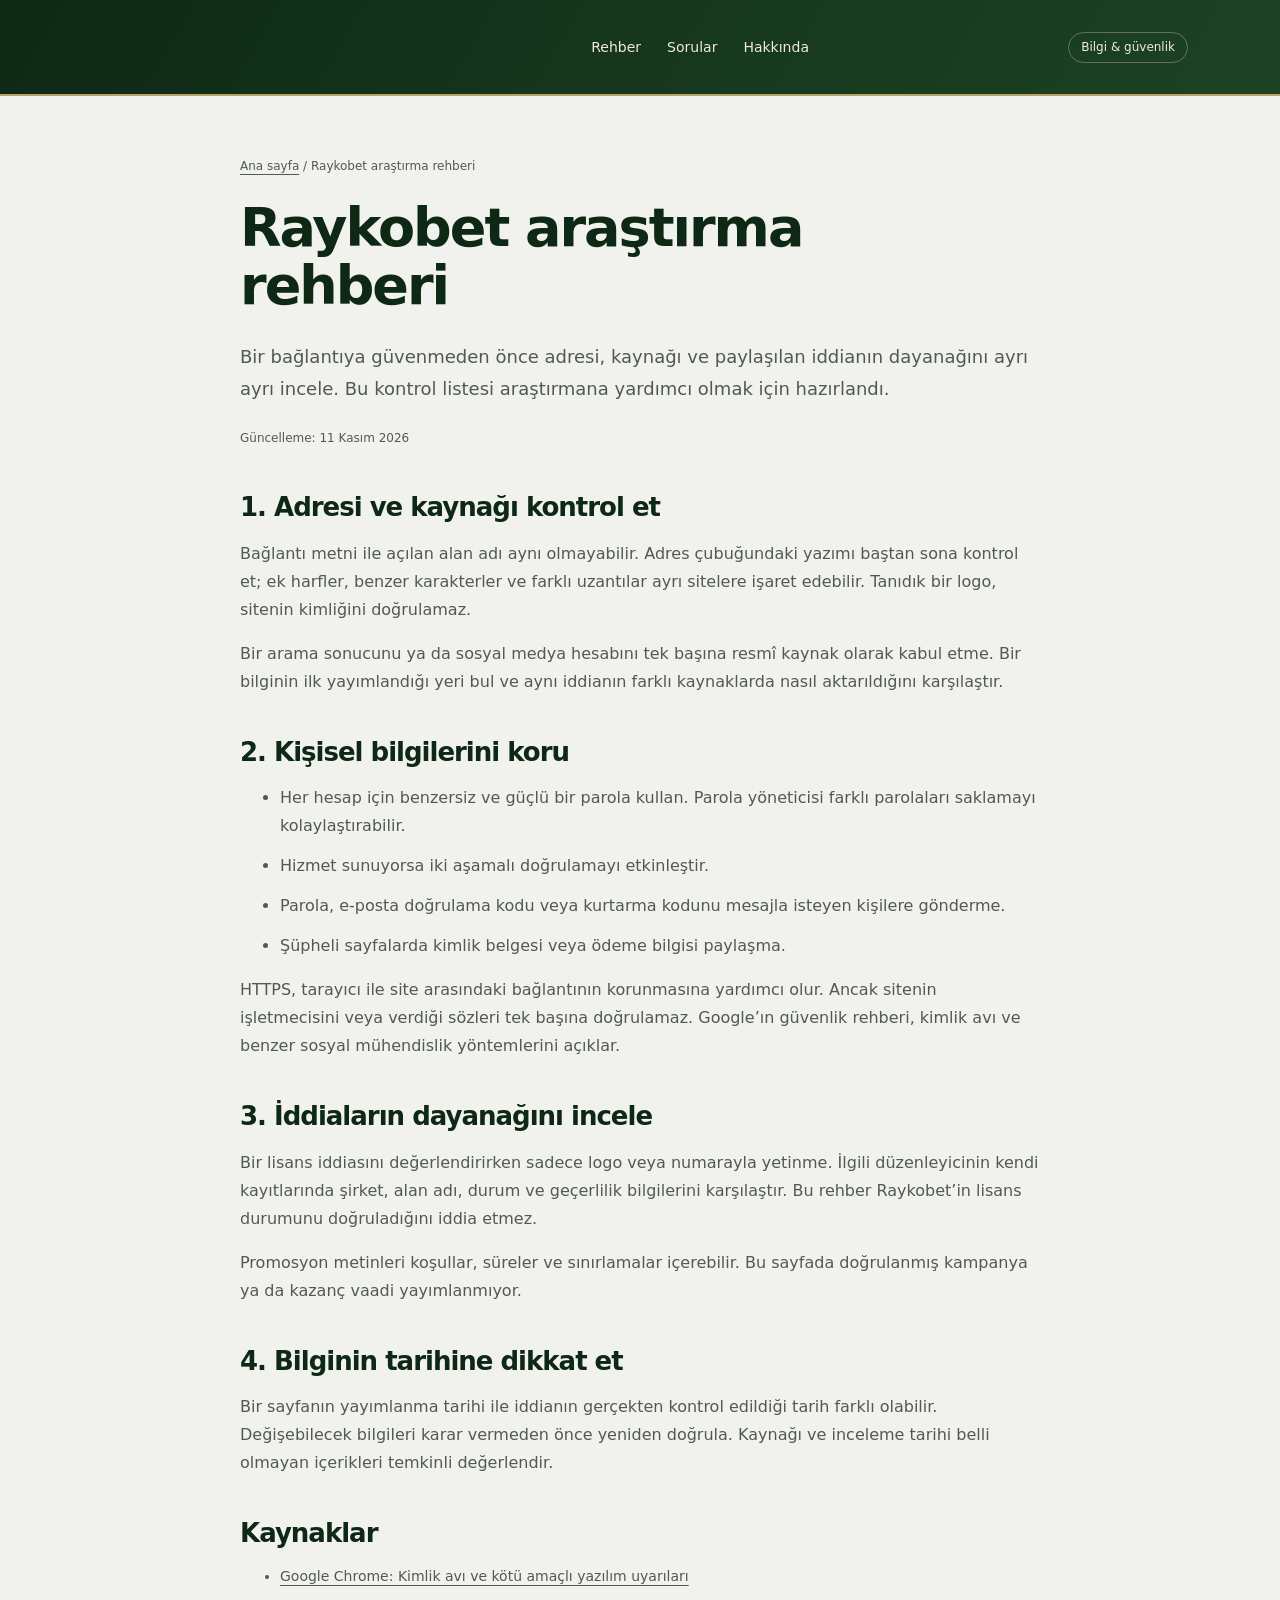
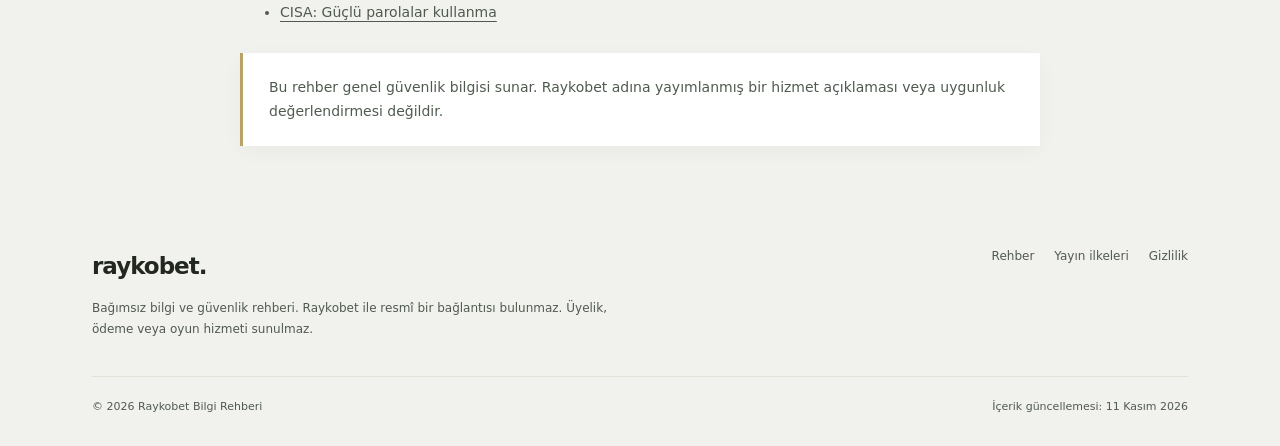
<file: rehber/index.html>
<!doctype html><html lang="tr"><head><meta charset="utf-8"><meta name="viewport" content="width=device-width, initial-scale=1"><title>Raykobet Araştırma Rehberi | Adres ve Hesap Güvenliği</title><meta name="description" content="Raykobet araştırırken adres kontrolü, bilgi kaynaklarını karşılaştırma ve hesap güvenliği için uygulanabilecek temel adımlar."><meta name="robots" content="index, follow, max-image-preview:large"><meta name="theme-color" content="#0b1117"><link rel="canonical" href="https://raykobet.github.io/rehber/"><link rel="icon" type="image/svg+xml" href="../assets/favicon.svg"><link rel="stylesheet" href="../assets/style.css"><meta property="og:type" content="website"><meta property="og:locale" content="tr_TR"><meta property="og:site_name" content="Raykobet Bilgi Rehberi"><meta property="og:title" content="Raykobet Araştırma Rehberi | Adres ve Hesap Güvenliği"><meta property="og:description" content="Raykobet araştırırken adres kontrolü, bilgi kaynaklarını karşılaştırma ve hesap güvenliği için uygulanabilecek temel adımlar."><meta property="og:url" content="https://raykobet.github.io/rehber/"><script type="application/ld+json">{"@context": "https://schema.org", "@graph": [{"@type": "WebSite", "@id": "https://raykobet.github.io/#website", "url": "https://raykobet.github.io/", "name": "Raykobet Bilgi Rehberi", "inLanguage": "tr-TR"}, {"@type": "WebPage", "@id": "https://raykobet.github.io/rehber/#webpage", "url": "https://raykobet.github.io/rehber/", "name": "Raykobet Araştırma Rehberi | Adres ve Hesap Güvenliği", "description": "Raykobet araştırırken adres kontrolü, bilgi kaynaklarını karşılaştırma ve hesap güvenliği için uygulanabilecek temel adımlar.", "inLanguage": "tr-TR", "dateModified": "2026-11-11", "isPartOf": {"@id": "https://raykobet.github.io/#website"}}, {"@type": "BreadcrumbList", "itemListElement": [{"@type": "ListItem", "position": 1, "name": "Ana sayfa", "item": "https://raykobet.github.io/"}, {"@type": "ListItem", "position": 2, "name": "Raykobet araştırma rehberi", "item": "https://raykobet.github.io/rehber/"}]}]}</script><link rel="amphtml" href="https://raykobet.github.io/rehber/amp/"></head><body><a class="skip" href="#main">İçeriğe geç</a><header><div class="wrap nav"><a class="logo" href="../" aria-label="Raykobet bilgi rehberi ana sayfa"><span class="mark" aria-hidden="true">R</span>raykobet<span style="color:var(--accent)">.</span></a><nav aria-label="Ana menü"><a href="../rehber/">Rehber</a><a href="../#sorular">Sorular</a><a href="../hakkinda/">Hakkında</a></nav><span class="tag">Bilgi &amp; güvenlik</span></div></header><main class="wrap" id="main"><article class="article"><div class="breadcrumb"><a href="../">Ana sayfa</a> / Raykobet araştırma rehberi</div><h1>Raykobet araştırma rehberi</h1><p class="lead">Bir bağlantıya güvenmeden önce adresi, kaynağı ve paylaşılan iddianın dayanağını ayrı ayrı incele. Bu kontrol listesi araştırmana yardımcı olmak için hazırlandı.</p><time datetime="2026-11-11">Güncelleme: 11 Kasım 2026</time><h2 id="adres">1. Adresi ve kaynağı kontrol et</h2><p>Bağlantı metni ile açılan alan adı aynı olmayabilir. Adres çubuğundaki yazımı baştan sona kontrol et; ek harfler, benzer karakterler ve farklı uzantılar ayrı sitelere işaret edebilir. Tanıdık bir logo, sitenin kimliğini doğrulamaz.</p><p>Bir arama sonucunu ya da sosyal medya hesabını tek başına resmî kaynak olarak kabul etme. Bir bilginin ilk yayımlandığı yeri bul ve aynı iddianın farklı kaynaklarda nasıl aktarıldığını karşılaştır.</p><h2 id="guvenlik">2. Kişisel bilgilerini koru</h2><ul><li>Her hesap için benzersiz ve güçlü bir parola kullan. Parola yöneticisi farklı parolaları saklamayı kolaylaştırabilir.</li><li>Hizmet sunuyorsa iki aşamalı doğrulamayı etkinleştir.</li><li>Parola, e-posta doğrulama kodu veya kurtarma kodunu mesajla isteyen kişilere gönderme.</li><li>Şüpheli sayfalarda kimlik belgesi veya ödeme bilgisi paylaşma.</li></ul><p>HTTPS, tarayıcı ile site arasındaki bağlantının korunmasına yardımcı olur. Ancak sitenin işletmecisini veya verdiği sözleri tek başına doğrulamaz. Google’ın güvenlik rehberi, kimlik avı ve benzer sosyal mühendislik yöntemlerini açıklar.</p><h2 id="iddialar">3. İddiaların dayanağını incele</h2><p>Bir lisans iddiasını değerlendirirken sadece logo veya numarayla yetinme. İlgili düzenleyicinin kendi kayıtlarında şirket, alan adı, durum ve geçerlilik bilgilerini karşılaştır. Bu rehber Raykobet’in lisans durumunu doğruladığını iddia etmez.</p><p>Promosyon metinleri koşullar, süreler ve sınırlamalar içerebilir. Bu sayfada doğrulanmış kampanya ya da kazanç vaadi yayımlanmıyor.</p><h2>4. Bilginin tarihine dikkat et</h2><p>Bir sayfanın yayımlanma tarihi ile iddianın gerçekten kontrol edildiği tarih farklı olabilir. Değişebilecek bilgileri karar vermeden önce yeniden doğrula. Kaynağı ve inceleme tarihi belli olmayan içerikleri temkinli değerlendir.</p><h2>Kaynaklar</h2><ul class="source-list"><li><a href="https://support.google.com/chrome/answer/99020?hl=tr" rel="noopener noreferrer">Google Chrome: Kimlik avı ve kötü amaçlı yazılım uyarıları</a></li><li><a href="https://www.cisa.gov/secure-our-world/use-strong-passwords" rel="noopener noreferrer">CISA: Güçlü parolalar kullanma</a></li></ul><div class="callout"><p>Bu rehber genel güvenlik bilgisi sunar. Raykobet adına yayımlanmış bir hizmet açıklaması veya uygunluk değerlendirmesi değildir.</p></div></article></main><footer class="wrap"><div class="footer-top"><div><a class="logo" href="../">raykobet.</a><p>Bağımsız bilgi ve güvenlik rehberi. Raykobet ile resmî bir bağlantısı bulunmaz. Üyelik, ödeme veya oyun hizmeti sunulmaz.</p></div><div class="footer-links"><a href="../rehber/">Rehber</a><a href="../hakkinda/">Yayın ilkeleri</a><a href="../gizlilik/">Gizlilik</a></div></div><div class="footer-bottom"><span>© 2026 Raykobet Bilgi Rehberi</span><span>İçerik güncellemesi: <time datetime="2026-11-11">11 Kasım 2026</time></span></div></footer></body></html>
</file>
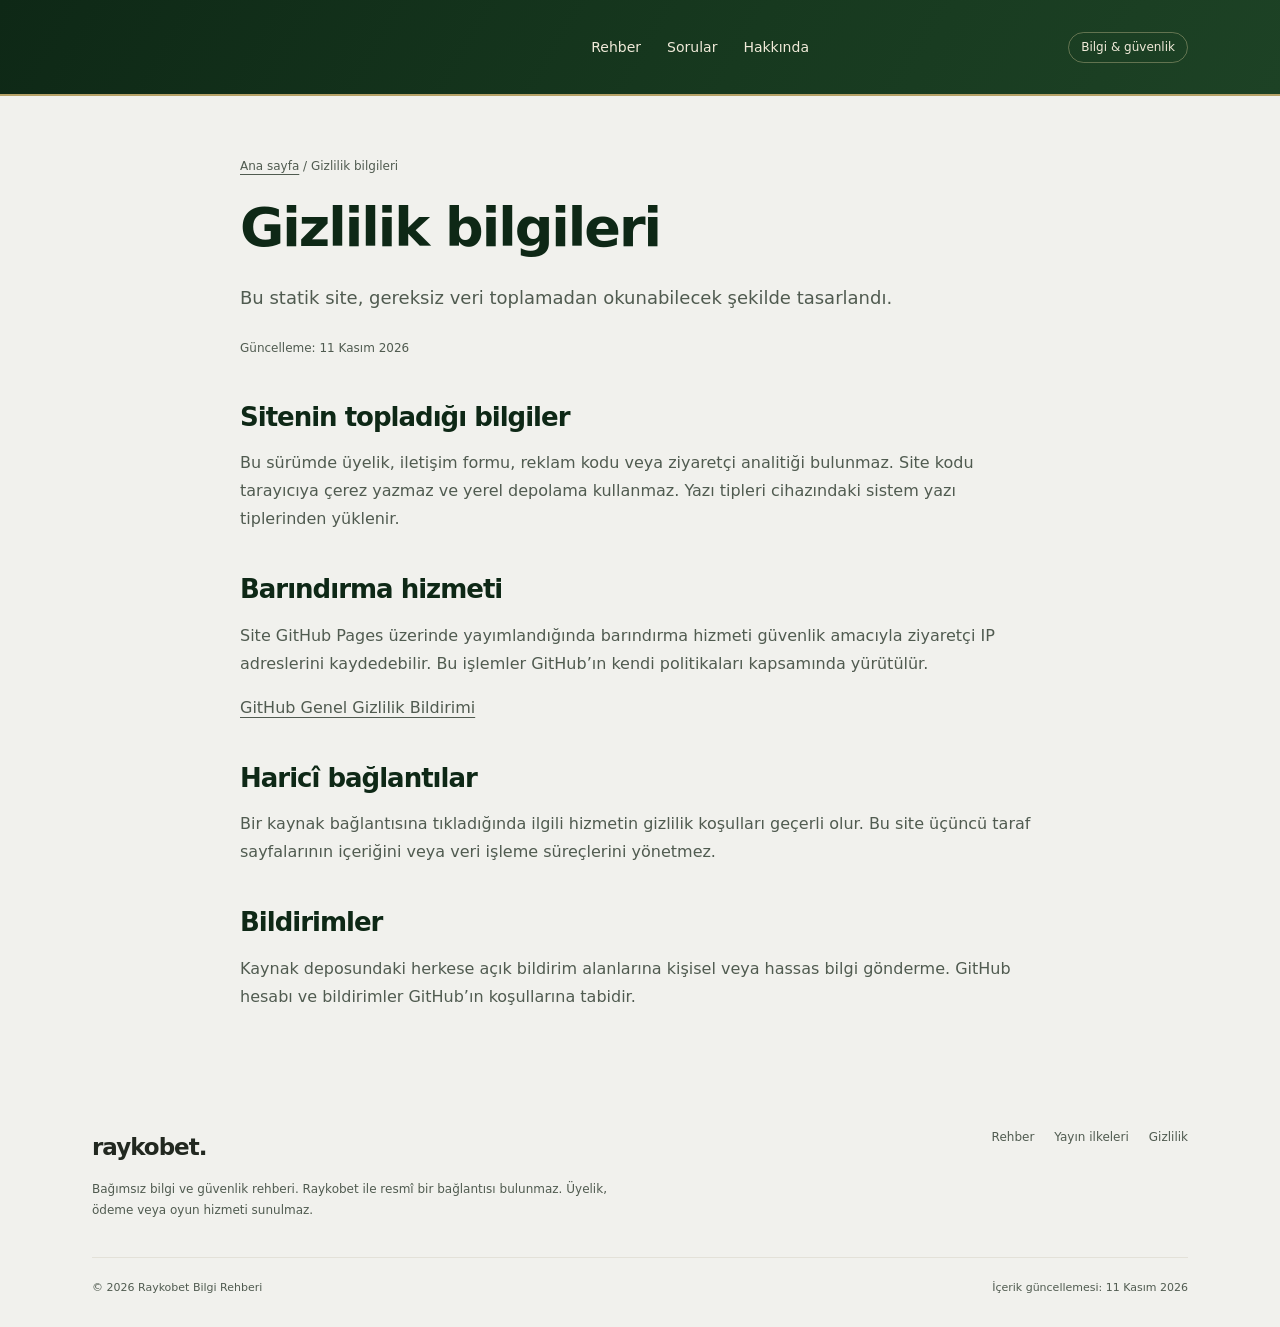
<file: gizlilik/amp/index.html>
<!doctype html><html amp lang="tr"><head><meta charset="utf-8"><meta name="viewport" content="width=device-width,minimum-scale=1,initial-scale=1"><title>Gizlilik | Raykobet Bilgi Rehberi</title><meta name="description" content="Raykobet bilgi rehberinin çerezler, ziyaretçi verileri ve GitHub Pages barındırmasıyla ilgili gizlilik açıklaması."><meta name="robots" content="index, follow, max-image-preview:large"><meta name="theme-color" content="#0b1117"><link rel="canonical" href="https://raykobet.github.io/gizlilik/"><link rel="icon" type="image/svg+xml" href="https://raykobet.github.io/assets/favicon.svg"><meta property="og:type" content="website"><meta property="og:locale" content="tr_TR"><meta property="og:site_name" content="Raykobet Bilgi Rehberi"><meta property="og:title" content="Gizlilik | Raykobet Bilgi Rehberi"><meta property="og:description" content="Raykobet bilgi rehberinin çerezler, ziyaretçi verileri ve GitHub Pages barındırmasıyla ilgili gizlilik açıklaması."><meta property="og:url" content="https://raykobet.github.io/gizlilik/"><script type="application/ld+json">{"@context": "https://schema.org", "@graph": [{"@type": "WebSite", "@id": "https://raykobet.github.io/#website", "url": "https://raykobet.github.io/", "name": "Raykobet Bilgi Rehberi", "inLanguage": "tr-TR"}, {"@type": "WebPage", "@id": "https://raykobet.github.io/gizlilik/#webpage", "url": "https://raykobet.github.io/gizlilik/", "name": "Gizlilik | Raykobet Bilgi Rehberi", "description": "Raykobet bilgi rehberinin çerezler, ziyaretçi verileri ve GitHub Pages barındırmasıyla ilgili gizlilik açıklaması.", "inLanguage": "tr-TR", "dateModified": "2026-11-11", "isPartOf": {"@id": "https://raykobet.github.io/#website"}}, {"@type": "BreadcrumbList", "itemListElement": [{"@type": "ListItem", "position": 1, "name": "Ana sayfa", "item": "https://raykobet.github.io/"}, {"@type": "ListItem", "position": 2, "name": "Gizlilik bilgileri", "item": "https://raykobet.github.io/gizlilik/"}]}]}</script><script async src="https://cdn.ampproject.org/v0.js"></script><style amp-boilerplate>body{-webkit-animation:-amp-start 8s steps(1,end) 0s 1 normal both;-moz-animation:-amp-start 8s steps(1,end) 0s 1 normal both;-ms-animation:-amp-start 8s steps(1,end) 0s 1 normal both;animation:-amp-start 8s steps(1,end) 0s 1 normal both}@-webkit-keyframes -amp-start{from{visibility:hidden}to{visibility:visible}}@-moz-keyframes -amp-start{from{visibility:hidden}to{visibility:visible}}@-ms-keyframes -amp-start{from{visibility:hidden}to{visibility:visible}}@-o-keyframes -amp-start{from{visibility:hidden}to{visibility:visible}}@keyframes -amp-start{from{visibility:hidden}to{visibility:visible}}</style><noscript><style amp-boilerplate>body{-webkit-animation:none;-moz-animation:none;-ms-animation:none;animation:none}</style></noscript><style amp-custom>:root{--bg:#0b1117;--panel:#141d26;--line:#2a3743;--text:#eff3f7;--muted:#abb8c6;--accent:#c7f36a}*{box-sizing:border-box}html{scroll-behavior:smooth;scroll-padding-top:100px}body{margin:0;background:var(--bg);color:var(--text);font:16px/1.75 system-ui,-apple-system,BlinkMacSystemFont,"Segoe UI",sans-serif}a{color:inherit;text-decoration:none}a:hover{color:var(--accent)}a:focus-visible,summary:focus-visible{outline:3px solid var(--accent);outline-offset:6px}p{color:var(--muted)}.wrap{max-width:1160px;margin:auto;padding:0 32px}.skip{position:absolute;left:20px;top:-80px;background:var(--accent);color:var(--bg);padding:10px;z-index:9}.skip:focus{top:8px}header{border-bottom:1px solid var(--line)}.nav{display:flex;align-items:center;justify-content:space-between;gap:24px;min-height:94px}.logo{font-size:23px;font-weight:850;letter-spacing:-1px;display:flex;gap:12px;align-items:center}.mark{display:grid;place-items:center;width:38px;height:38px;color:var(--bg);background:var(--accent);border-radius:11px;font-size:23px}nav{display:flex;align-items:center;gap:26px;font-size:14px;color:var(--muted)}.tag{border:1px solid var(--line);border-radius:100px;padding:4px 12px;font-size:12px;color:var(--muted)}.hero{padding:86px 0 64px;display:grid;grid-template-columns:1.45fr 1fr;gap:62px;align-items:center}.eyebrow{color:var(--accent);letter-spacing:2px;font-size:11px;font-weight:750;text-transform:uppercase}.eyebrow:before{content:"";display:inline-block;width:7px;height:7px;background:var(--accent);border-radius:50%;margin-right:9px}h1{font-size:clamp(40px,5.5vw,70px);line-height:1.08;letter-spacing:-3px;margin:22px 0 25px;max-width:760px}h1 em{font-style:normal;color:var(--accent)}.lead{font-size:18px;max-width:620px;line-height:1.8}.actions{display:flex;flex-wrap:wrap;align-items:center;gap:22px;margin:32px 0}.button{display:inline-flex;gap:24px;align-items:center;padding:13px 22px;background:var(--accent);color:var(--bg);border-radius:7px;font-size:14px;font-weight:750}.button:hover{background:#d8ff8c;color:var(--bg)}.textlink{font-size:14px;border-bottom:1px solid var(--line)}.note{font-size:12px;color:var(--muted)}.hero-panel{border:1px solid var(--line);background:linear-gradient(145deg,#1b2b2c,#121a22 70%);padding:28px;border-radius:18px;position:relative;overflow:hidden}.hero-panel:before{content:"R";position:absolute;right:-10px;top:-80px;color:#c7f36a06;font-size:360px;font-weight:900;line-height:1}.panel-top{display:flex;justify-content:space-between;align-items:center;border-bottom:1px solid var(--line);padding-bottom:20px;font-size:12px;position:relative}.status{color:var(--accent)}.check{display:flex;gap:15px;align-items:flex-start;padding-top:22px;position:relative}.check b{display:block;font-size:15px}.check p{font-size:12px;margin:2px 0}.num{font-size:11px;color:var(--accent);background:#c7f36a12;border:1px solid #c7f36a33;border-radius:7px;width:30px;height:30px;display:grid;place-items:center;flex-shrink:0}.strip{display:flex;gap:30px;justify-content:space-between;border-top:1px solid var(--line);border-bottom:1px solid var(--line);padding:20px 0;font-size:12px;color:var(--muted)}.strip span:before{content:"↗";color:var(--accent);margin-right:8px}.section{padding:64px 0;border-bottom:1px solid var(--line)}.section-title{display:flex;justify-content:space-between;align-items:end;gap:24px;margin-bottom:28px}h2{font-size:32px;line-height:1.25;letter-spacing:-1px;margin:12px 0}h3{font-size:19px;letter-spacing:-.4px}.section-title p{margin:0;font-size:14px;max-width:380px}.cards{display:grid;grid-template-columns:repeat(3,1fr);gap:18px}.card{padding:28px;border:1px solid var(--line);border-radius:12px;background:var(--panel)}.card p{font-size:14px}.card .num{margin-bottom:26px}.card a{font-size:13px;color:var(--accent)}.editorial{display:grid;grid-template-columns:1fr 1.5fr;gap:80px}.editorial p{margin-top:0;font-size:15px}.faq{max-width:850px}details{border-bottom:1px solid var(--line);padding:21px 0}summary{cursor:pointer;font-size:16px;font-weight:600}details p{font-size:14px;margin-bottom:0}.callout{margin-top:28px;padding:22px 26px;border-left:3px solid var(--accent);background:var(--panel);font-size:14px}.callout p{margin:0}.footer-top{display:flex;justify-content:space-between;gap:28px;padding:40px 0 24px}.footer-top p{max-width:520px;font-size:12px}.footer-links{display:flex;gap:20px;flex-wrap:wrap;font-size:12px;color:var(--muted);align-content:flex-start}.footer-bottom{display:flex;justify-content:space-between;border-top:1px solid var(--line);padding:20px 0 30px;font-size:11px;color:var(--muted)}.article{max-width:800px;margin:auto;padding:60px 0}.article h1{font-size:clamp(36px,5vw,54px);letter-spacing:-2px}.article h2{font-size:26px;margin-top:40px}.article li{color:var(--muted);margin:12px 0}.article a:not(.button){text-decoration:underline;text-underline-offset:4px}.breadcrumb{font-size:12px;color:var(--muted)}.article .lead{max-width:none}.source-list{font-size:14px}.article time{font-size:12px;color:var(--muted)}@media(max-width:800px){.wrap{padding:0 22px}.hero{grid-template-columns:1fr;gap:32px;padding:48px 0 40px}h1{letter-spacing:-2px}.hero-panel{padding:24px}.cards{grid-template-columns:1fr}.editorial{grid-template-columns:1fr;gap:20px}.section{padding:42px 0}.section-title{display:block}.section-title p{margin-top:15px}.strip{gap:12px;flex-wrap:wrap}.nav{min-height:82px;gap:12px;flex-wrap:wrap;padding:16px 22px}nav{gap:17px;font-size:12px}.nav .tag{display:none}.footer-top,.footer-bottom{flex-direction:column;gap:12px}.article{padding:38px 0}.lead{font-size:16px}h2{font-size:28px}}@media(prefers-reduced-motion:reduce){html{scroll-behavior:auto}}
/* Raykobetgiris.com marka paleti ve başlık logosu. */
:root {
  --bg: #f1f1ed;
  --panel: #ffffff;
  --line: #e3e1d8;
  --text: #222820;
  --muted: #505b50;
  --accent: #b7a268;
  --forest: #0e2816;
  --gold-light: #d7ca9b;
}
header {
  background: linear-gradient(120deg, #0e2816 0%, #17391f 58%, #1d4225 100%);
  border-bottom: 2px solid var(--accent);
  color: white;
}
.nav .logo {
  display: block;
  flex: 0 0 min(240px, 48vw);
  aspect-ratio: 2.84;
  font-size: 0;
  background: url("https://raykobetgiris.com/wp-content/uploads/2026/10/cropped-rayko-yeni-logo.png") left center / contain no-repeat;
}
.nav .logo .mark { display: none; }
.nav nav, .nav .tag { color: #f0ead9; }
.nav .tag { border-color: #d7ca9b60; }
.nav a:hover { color: var(--gold-light); }
h1, h2 { color: var(--forest); }
h1 em, .eyebrow, .card a, .num { color: #6d5528; }
.hero-panel {
  background: linear-gradient(120deg, #0e2816, #1d4225);
  color: white;
  border-color: #17391f;
}
.hero-panel p { color: #e3e9df; }
.hero-panel .num, .status { color: var(--gold-light); }
.hero-panel .panel-top { border-color: #d7ca9b44; }
.hero-panel::before { color: #d7ca9b10; }
.button, .skip { background: linear-gradient(125deg, #d7ca9b, #b7a268); color: var(--forest); }
.button:hover { background: #e3d7ae; color: var(--forest); }
.card, .callout { box-shadow: 0 5px 20px #0e281609; }
a:hover { color: #6d5528; }
@media (max-width: 520px) {
  .nav .logo { flex-basis: min(200px, 48vw); }
  .nav nav { gap: 10px; }
}
</style></head><body><a class="skip" href="#main">İçeriğe geç</a><header><div class="wrap nav"><a class="logo" href="https://raykobet.github.io/" aria-label="Raykobet bilgi rehberi ana sayfa"><span class="mark" aria-hidden="true">R</span>raykobet<span style="color:var(--accent)">.</span></a><nav aria-label="Ana menü"><a href="https://raykobet.github.io/rehber/">Rehber</a><a href="https://raykobet.github.io/#sorular">Sorular</a><a href="https://raykobet.github.io/hakkinda/">Hakkında</a></nav><span class="tag">Bilgi &amp; güvenlik</span></div></header><main class="wrap" id="main"><article class="article"><div class="breadcrumb"><a href="https://raykobet.github.io/">Ana sayfa</a> / Gizlilik bilgileri</div><h1>Gizlilik bilgileri</h1><p class="lead">Bu statik site, gereksiz veri toplamadan okunabilecek şekilde tasarlandı.</p><time datetime="2026-11-11">Güncelleme: 11 Kasım 2026</time><h2>Sitenin topladığı bilgiler</h2><p>Bu sürümde üyelik, iletişim formu, reklam kodu veya ziyaretçi analitiği bulunmaz. Site kodu tarayıcıya çerez yazmaz ve yerel depolama kullanmaz. Yazı tipleri cihazındaki sistem yazı tiplerinden yüklenir.</p><h2>Barındırma hizmeti</h2><p>Site GitHub Pages üzerinde yayımlandığında barındırma hizmeti güvenlik amacıyla ziyaretçi IP adreslerini kaydedebilir. Bu işlemler GitHub’ın kendi politikaları kapsamında yürütülür.</p><p><a href="https://docs.github.com/en/site-policy/privacy-policies/github-general-privacy-statement" rel="noopener noreferrer">GitHub Genel Gizlilik Bildirimi</a></p><h2>Haricî bağlantılar</h2><p>Bir kaynak bağlantısına tıkladığında ilgili hizmetin gizlilik koşulları geçerli olur. Bu site üçüncü taraf sayfalarının içeriğini veya veri işleme süreçlerini yönetmez.</p><h2>Bildirimler</h2><p>Kaynak deposundaki herkese açık bildirim alanlarına kişisel veya hassas bilgi gönderme. GitHub hesabı ve bildirimler GitHub’ın koşullarına tabidir.</p></article></main><footer class="wrap"><div class="footer-top"><div><a class="logo" href="https://raykobet.github.io/">raykobet.</a><p>Bağımsız bilgi ve güvenlik rehberi. Raykobet ile resmî bir bağlantısı bulunmaz. Üyelik, ödeme veya oyun hizmeti sunulmaz.</p></div><div class="footer-links"><a href="https://raykobet.github.io/rehber/">Rehber</a><a href="https://raykobet.github.io/hakkinda/">Yayın ilkeleri</a><a href="https://raykobet.github.io/gizlilik/">Gizlilik</a></div></div><div class="footer-bottom"><span>© 2026 Raykobet Bilgi Rehberi</span><span>İçerik güncellemesi: <time datetime="2026-11-11">11 Kasım 2026</time></span></div></footer></body></html>
</file>
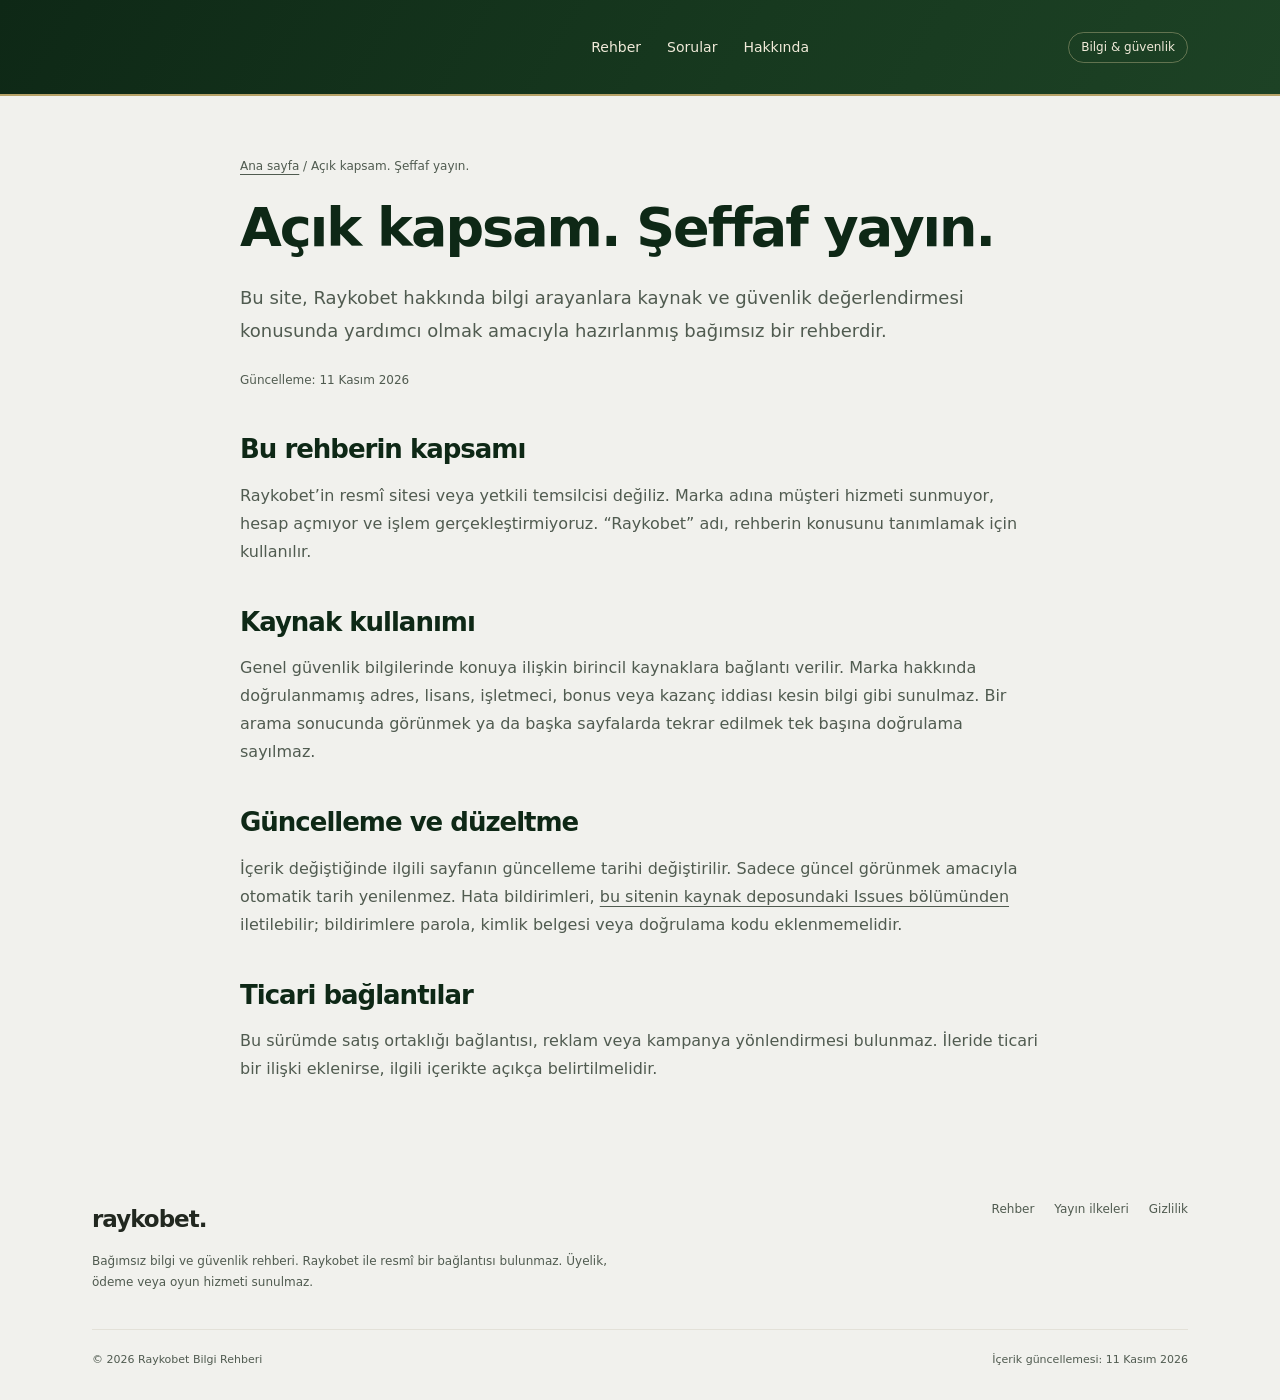
<file: hakkinda/amp/index.html>
<!doctype html><html amp lang="tr"><head><meta charset="utf-8"><meta name="viewport" content="width=device-width,minimum-scale=1,initial-scale=1"><title>Hakkında ve Yayın İlkeleri | Raykobet Bilgi Rehberi</title><meta name="description" content="Raykobet bilgi rehberinin kapsamı, bağımsız yayın yaklaşımı, kaynak kullanımı ve düzeltme ilkeleri."><meta name="robots" content="index, follow, max-image-preview:large"><meta name="theme-color" content="#0b1117"><link rel="canonical" href="https://raykobet.github.io/hakkinda/"><link rel="icon" type="image/svg+xml" href="https://raykobet.github.io/assets/favicon.svg"><meta property="og:type" content="website"><meta property="og:locale" content="tr_TR"><meta property="og:site_name" content="Raykobet Bilgi Rehberi"><meta property="og:title" content="Hakkında ve Yayın İlkeleri | Raykobet Bilgi Rehberi"><meta property="og:description" content="Raykobet bilgi rehberinin kapsamı, bağımsız yayın yaklaşımı, kaynak kullanımı ve düzeltme ilkeleri."><meta property="og:url" content="https://raykobet.github.io/hakkinda/"><script type="application/ld+json">{"@context": "https://schema.org", "@graph": [{"@type": "WebSite", "@id": "https://raykobet.github.io/#website", "url": "https://raykobet.github.io/", "name": "Raykobet Bilgi Rehberi", "inLanguage": "tr-TR"}, {"@type": "WebPage", "@id": "https://raykobet.github.io/hakkinda/#webpage", "url": "https://raykobet.github.io/hakkinda/", "name": "Hakkında ve Yayın İlkeleri | Raykobet Bilgi Rehberi", "description": "Raykobet bilgi rehberinin kapsamı, bağımsız yayın yaklaşımı, kaynak kullanımı ve düzeltme ilkeleri.", "inLanguage": "tr-TR", "dateModified": "2026-11-11", "isPartOf": {"@id": "https://raykobet.github.io/#website"}}, {"@type": "BreadcrumbList", "itemListElement": [{"@type": "ListItem", "position": 1, "name": "Ana sayfa", "item": "https://raykobet.github.io/"}, {"@type": "ListItem", "position": 2, "name": "Açık kapsam. Şeffaf yayın.", "item": "https://raykobet.github.io/hakkinda/"}]}]}</script><script async src="https://cdn.ampproject.org/v0.js"></script><style amp-boilerplate>body{-webkit-animation:-amp-start 8s steps(1,end) 0s 1 normal both;-moz-animation:-amp-start 8s steps(1,end) 0s 1 normal both;-ms-animation:-amp-start 8s steps(1,end) 0s 1 normal both;animation:-amp-start 8s steps(1,end) 0s 1 normal both}@-webkit-keyframes -amp-start{from{visibility:hidden}to{visibility:visible}}@-moz-keyframes -amp-start{from{visibility:hidden}to{visibility:visible}}@-ms-keyframes -amp-start{from{visibility:hidden}to{visibility:visible}}@-o-keyframes -amp-start{from{visibility:hidden}to{visibility:visible}}@keyframes -amp-start{from{visibility:hidden}to{visibility:visible}}</style><noscript><style amp-boilerplate>body{-webkit-animation:none;-moz-animation:none;-ms-animation:none;animation:none}</style></noscript><style amp-custom>:root{--bg:#0b1117;--panel:#141d26;--line:#2a3743;--text:#eff3f7;--muted:#abb8c6;--accent:#c7f36a}*{box-sizing:border-box}html{scroll-behavior:smooth;scroll-padding-top:100px}body{margin:0;background:var(--bg);color:var(--text);font:16px/1.75 system-ui,-apple-system,BlinkMacSystemFont,"Segoe UI",sans-serif}a{color:inherit;text-decoration:none}a:hover{color:var(--accent)}a:focus-visible,summary:focus-visible{outline:3px solid var(--accent);outline-offset:6px}p{color:var(--muted)}.wrap{max-width:1160px;margin:auto;padding:0 32px}.skip{position:absolute;left:20px;top:-80px;background:var(--accent);color:var(--bg);padding:10px;z-index:9}.skip:focus{top:8px}header{border-bottom:1px solid var(--line)}.nav{display:flex;align-items:center;justify-content:space-between;gap:24px;min-height:94px}.logo{font-size:23px;font-weight:850;letter-spacing:-1px;display:flex;gap:12px;align-items:center}.mark{display:grid;place-items:center;width:38px;height:38px;color:var(--bg);background:var(--accent);border-radius:11px;font-size:23px}nav{display:flex;align-items:center;gap:26px;font-size:14px;color:var(--muted)}.tag{border:1px solid var(--line);border-radius:100px;padding:4px 12px;font-size:12px;color:var(--muted)}.hero{padding:86px 0 64px;display:grid;grid-template-columns:1.45fr 1fr;gap:62px;align-items:center}.eyebrow{color:var(--accent);letter-spacing:2px;font-size:11px;font-weight:750;text-transform:uppercase}.eyebrow:before{content:"";display:inline-block;width:7px;height:7px;background:var(--accent);border-radius:50%;margin-right:9px}h1{font-size:clamp(40px,5.5vw,70px);line-height:1.08;letter-spacing:-3px;margin:22px 0 25px;max-width:760px}h1 em{font-style:normal;color:var(--accent)}.lead{font-size:18px;max-width:620px;line-height:1.8}.actions{display:flex;flex-wrap:wrap;align-items:center;gap:22px;margin:32px 0}.button{display:inline-flex;gap:24px;align-items:center;padding:13px 22px;background:var(--accent);color:var(--bg);border-radius:7px;font-size:14px;font-weight:750}.button:hover{background:#d8ff8c;color:var(--bg)}.textlink{font-size:14px;border-bottom:1px solid var(--line)}.note{font-size:12px;color:var(--muted)}.hero-panel{border:1px solid var(--line);background:linear-gradient(145deg,#1b2b2c,#121a22 70%);padding:28px;border-radius:18px;position:relative;overflow:hidden}.hero-panel:before{content:"R";position:absolute;right:-10px;top:-80px;color:#c7f36a06;font-size:360px;font-weight:900;line-height:1}.panel-top{display:flex;justify-content:space-between;align-items:center;border-bottom:1px solid var(--line);padding-bottom:20px;font-size:12px;position:relative}.status{color:var(--accent)}.check{display:flex;gap:15px;align-items:flex-start;padding-top:22px;position:relative}.check b{display:block;font-size:15px}.check p{font-size:12px;margin:2px 0}.num{font-size:11px;color:var(--accent);background:#c7f36a12;border:1px solid #c7f36a33;border-radius:7px;width:30px;height:30px;display:grid;place-items:center;flex-shrink:0}.strip{display:flex;gap:30px;justify-content:space-between;border-top:1px solid var(--line);border-bottom:1px solid var(--line);padding:20px 0;font-size:12px;color:var(--muted)}.strip span:before{content:"↗";color:var(--accent);margin-right:8px}.section{padding:64px 0;border-bottom:1px solid var(--line)}.section-title{display:flex;justify-content:space-between;align-items:end;gap:24px;margin-bottom:28px}h2{font-size:32px;line-height:1.25;letter-spacing:-1px;margin:12px 0}h3{font-size:19px;letter-spacing:-.4px}.section-title p{margin:0;font-size:14px;max-width:380px}.cards{display:grid;grid-template-columns:repeat(3,1fr);gap:18px}.card{padding:28px;border:1px solid var(--line);border-radius:12px;background:var(--panel)}.card p{font-size:14px}.card .num{margin-bottom:26px}.card a{font-size:13px;color:var(--accent)}.editorial{display:grid;grid-template-columns:1fr 1.5fr;gap:80px}.editorial p{margin-top:0;font-size:15px}.faq{max-width:850px}details{border-bottom:1px solid var(--line);padding:21px 0}summary{cursor:pointer;font-size:16px;font-weight:600}details p{font-size:14px;margin-bottom:0}.callout{margin-top:28px;padding:22px 26px;border-left:3px solid var(--accent);background:var(--panel);font-size:14px}.callout p{margin:0}.footer-top{display:flex;justify-content:space-between;gap:28px;padding:40px 0 24px}.footer-top p{max-width:520px;font-size:12px}.footer-links{display:flex;gap:20px;flex-wrap:wrap;font-size:12px;color:var(--muted);align-content:flex-start}.footer-bottom{display:flex;justify-content:space-between;border-top:1px solid var(--line);padding:20px 0 30px;font-size:11px;color:var(--muted)}.article{max-width:800px;margin:auto;padding:60px 0}.article h1{font-size:clamp(36px,5vw,54px);letter-spacing:-2px}.article h2{font-size:26px;margin-top:40px}.article li{color:var(--muted);margin:12px 0}.article a:not(.button){text-decoration:underline;text-underline-offset:4px}.breadcrumb{font-size:12px;color:var(--muted)}.article .lead{max-width:none}.source-list{font-size:14px}.article time{font-size:12px;color:var(--muted)}@media(max-width:800px){.wrap{padding:0 22px}.hero{grid-template-columns:1fr;gap:32px;padding:48px 0 40px}h1{letter-spacing:-2px}.hero-panel{padding:24px}.cards{grid-template-columns:1fr}.editorial{grid-template-columns:1fr;gap:20px}.section{padding:42px 0}.section-title{display:block}.section-title p{margin-top:15px}.strip{gap:12px;flex-wrap:wrap}.nav{min-height:82px;gap:12px;flex-wrap:wrap;padding:16px 22px}nav{gap:17px;font-size:12px}.nav .tag{display:none}.footer-top,.footer-bottom{flex-direction:column;gap:12px}.article{padding:38px 0}.lead{font-size:16px}h2{font-size:28px}}@media(prefers-reduced-motion:reduce){html{scroll-behavior:auto}}
/* Raykobetgiris.com marka paleti ve başlık logosu. */
:root {
  --bg: #f1f1ed;
  --panel: #ffffff;
  --line: #e3e1d8;
  --text: #222820;
  --muted: #505b50;
  --accent: #b7a268;
  --forest: #0e2816;
  --gold-light: #d7ca9b;
}
header {
  background: linear-gradient(120deg, #0e2816 0%, #17391f 58%, #1d4225 100%);
  border-bottom: 2px solid var(--accent);
  color: white;
}
.nav .logo {
  display: block;
  flex: 0 0 min(240px, 48vw);
  aspect-ratio: 2.84;
  font-size: 0;
  background: url("https://raykobetgiris.com/wp-content/uploads/2026/10/cropped-rayko-yeni-logo.png") left center / contain no-repeat;
}
.nav .logo .mark { display: none; }
.nav nav, .nav .tag { color: #f0ead9; }
.nav .tag { border-color: #d7ca9b60; }
.nav a:hover { color: var(--gold-light); }
h1, h2 { color: var(--forest); }
h1 em, .eyebrow, .card a, .num { color: #6d5528; }
.hero-panel {
  background: linear-gradient(120deg, #0e2816, #1d4225);
  color: white;
  border-color: #17391f;
}
.hero-panel p { color: #e3e9df; }
.hero-panel .num, .status { color: var(--gold-light); }
.hero-panel .panel-top { border-color: #d7ca9b44; }
.hero-panel::before { color: #d7ca9b10; }
.button, .skip { background: linear-gradient(125deg, #d7ca9b, #b7a268); color: var(--forest); }
.button:hover { background: #e3d7ae; color: var(--forest); }
.card, .callout { box-shadow: 0 5px 20px #0e281609; }
a:hover { color: #6d5528; }
@media (max-width: 520px) {
  .nav .logo { flex-basis: min(200px, 48vw); }
  .nav nav { gap: 10px; }
}
</style></head><body><a class="skip" href="#main">İçeriğe geç</a><header><div class="wrap nav"><a class="logo" href="https://raykobet.github.io/" aria-label="Raykobet bilgi rehberi ana sayfa"><span class="mark" aria-hidden="true">R</span>raykobet<span style="color:var(--accent)">.</span></a><nav aria-label="Ana menü"><a href="https://raykobet.github.io/rehber/">Rehber</a><a href="https://raykobet.github.io/#sorular">Sorular</a><a href="https://raykobet.github.io/hakkinda/">Hakkında</a></nav><span class="tag">Bilgi &amp; güvenlik</span></div></header><main class="wrap" id="main"><article class="article"><div class="breadcrumb"><a href="https://raykobet.github.io/">Ana sayfa</a> / Açık kapsam. Şeffaf yayın.</div><h1>Açık kapsam. Şeffaf yayın.</h1><p class="lead">Bu site, Raykobet hakkında bilgi arayanlara kaynak ve güvenlik değerlendirmesi konusunda yardımcı olmak amacıyla hazırlanmış bağımsız bir rehberdir.</p><time datetime="2026-11-11">Güncelleme: 11 Kasım 2026</time><h2>Bu rehberin kapsamı</h2><p>Raykobet’in resmî sitesi veya yetkili temsilcisi değiliz. Marka adına müşteri hizmeti sunmuyor, hesap açmıyor ve işlem gerçekleştirmiyoruz. “Raykobet” adı, rehberin konusunu tanımlamak için kullanılır.</p><h2>Kaynak kullanımı</h2><p>Genel güvenlik bilgilerinde konuya ilişkin birincil kaynaklara bağlantı verilir. Marka hakkında doğrulanmamış adres, lisans, işletmeci, bonus veya kazanç iddiası kesin bilgi gibi sunulmaz. Bir arama sonucunda görünmek ya da başka sayfalarda tekrar edilmek tek başına doğrulama sayılmaz.</p><h2>Güncelleme ve düzeltme</h2><p>İçerik değiştiğinde ilgili sayfanın güncelleme tarihi değiştirilir. Sadece güncel görünmek amacıyla otomatik tarih yenilenmez. Hata bildirimleri, <a href="https://github.com/raykobet/raykobet.github.io/issues">bu sitenin kaynak deposundaki Issues bölümünden</a> iletilebilir; bildirimlere parola, kimlik belgesi veya doğrulama kodu eklenmemelidir.</p><h2>Ticari bağlantılar</h2><p>Bu sürümde satış ortaklığı bağlantısı, reklam veya kampanya yönlendirmesi bulunmaz. İleride ticari bir ilişki eklenirse, ilgili içerikte açıkça belirtilmelidir.</p></article></main><footer class="wrap"><div class="footer-top"><div><a class="logo" href="https://raykobet.github.io/">raykobet.</a><p>Bağımsız bilgi ve güvenlik rehberi. Raykobet ile resmî bir bağlantısı bulunmaz. Üyelik, ödeme veya oyun hizmeti sunulmaz.</p></div><div class="footer-links"><a href="https://raykobet.github.io/rehber/">Rehber</a><a href="https://raykobet.github.io/hakkinda/">Yayın ilkeleri</a><a href="https://raykobet.github.io/gizlilik/">Gizlilik</a></div></div><div class="footer-bottom"><span>© 2026 Raykobet Bilgi Rehberi</span><span>İçerik güncellemesi: <time datetime="2026-11-11">11 Kasım 2026</time></span></div></footer></body></html>
</file>
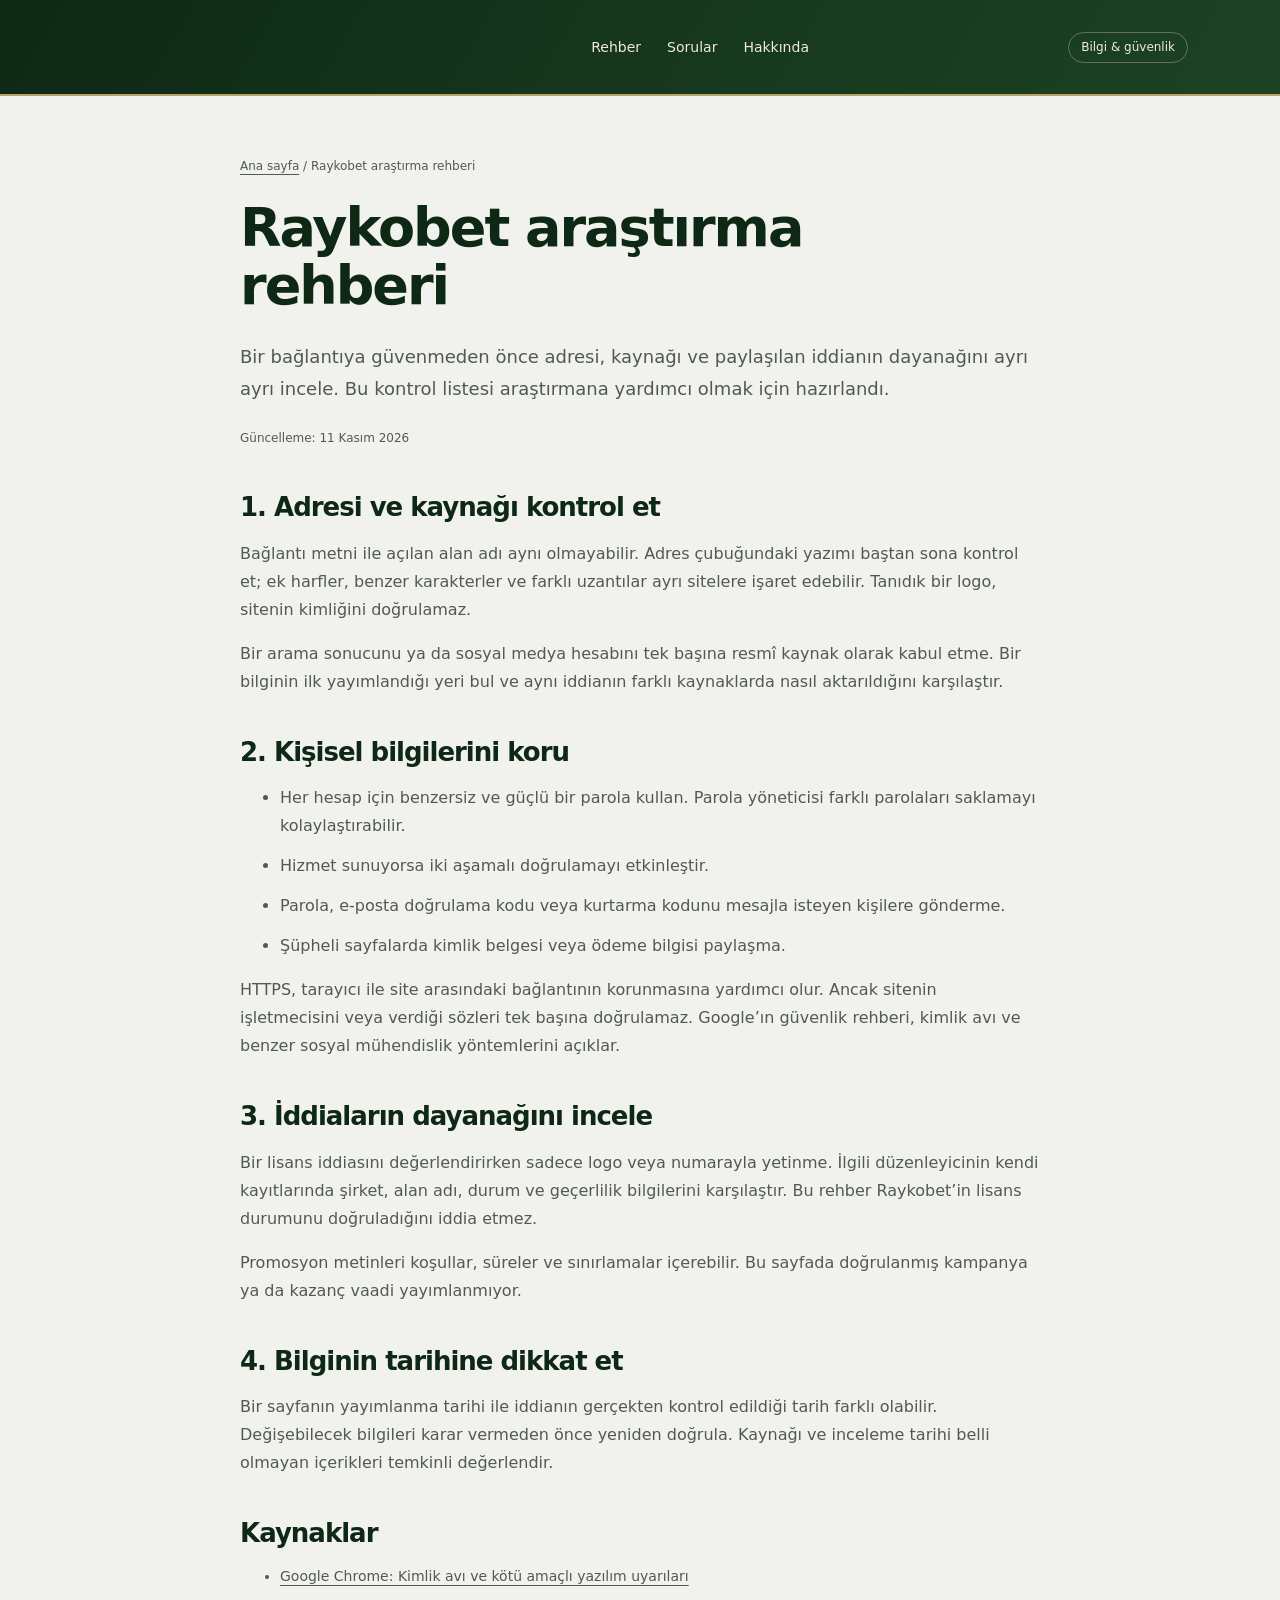
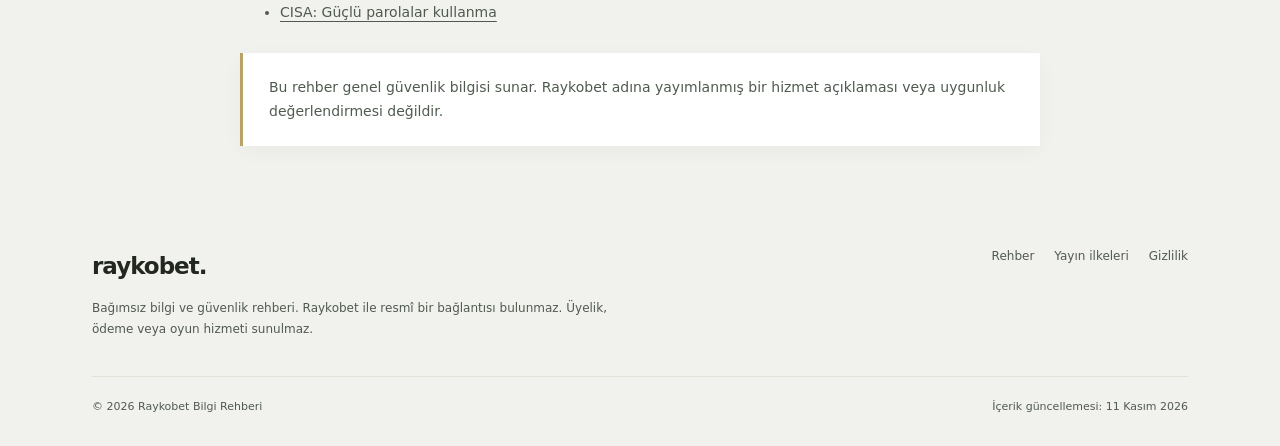
<file: rehber/amp/index.html>
<!doctype html><html amp lang="tr"><head><meta charset="utf-8"><meta name="viewport" content="width=device-width,minimum-scale=1,initial-scale=1"><title>Raykobet Araştırma Rehberi | Adres ve Hesap Güvenliği</title><meta name="description" content="Raykobet araştırırken adres kontrolü, bilgi kaynaklarını karşılaştırma ve hesap güvenliği için uygulanabilecek temel adımlar."><meta name="robots" content="index, follow, max-image-preview:large"><meta name="theme-color" content="#0b1117"><link rel="canonical" href="https://raykobet.github.io/rehber/"><link rel="icon" type="image/svg+xml" href="https://raykobet.github.io/assets/favicon.svg"><meta property="og:type" content="website"><meta property="og:locale" content="tr_TR"><meta property="og:site_name" content="Raykobet Bilgi Rehberi"><meta property="og:title" content="Raykobet Araştırma Rehberi | Adres ve Hesap Güvenliği"><meta property="og:description" content="Raykobet araştırırken adres kontrolü, bilgi kaynaklarını karşılaştırma ve hesap güvenliği için uygulanabilecek temel adımlar."><meta property="og:url" content="https://raykobet.github.io/rehber/"><script type="application/ld+json">{"@context": "https://schema.org", "@graph": [{"@type": "WebSite", "@id": "https://raykobet.github.io/#website", "url": "https://raykobet.github.io/", "name": "Raykobet Bilgi Rehberi", "inLanguage": "tr-TR"}, {"@type": "WebPage", "@id": "https://raykobet.github.io/rehber/#webpage", "url": "https://raykobet.github.io/rehber/", "name": "Raykobet Araştırma Rehberi | Adres ve Hesap Güvenliği", "description": "Raykobet araştırırken adres kontrolü, bilgi kaynaklarını karşılaştırma ve hesap güvenliği için uygulanabilecek temel adımlar.", "inLanguage": "tr-TR", "dateModified": "2026-11-11", "isPartOf": {"@id": "https://raykobet.github.io/#website"}}, {"@type": "BreadcrumbList", "itemListElement": [{"@type": "ListItem", "position": 1, "name": "Ana sayfa", "item": "https://raykobet.github.io/"}, {"@type": "ListItem", "position": 2, "name": "Raykobet araştırma rehberi", "item": "https://raykobet.github.io/rehber/"}]}]}</script><script async src="https://cdn.ampproject.org/v0.js"></script><style amp-boilerplate>body{-webkit-animation:-amp-start 8s steps(1,end) 0s 1 normal both;-moz-animation:-amp-start 8s steps(1,end) 0s 1 normal both;-ms-animation:-amp-start 8s steps(1,end) 0s 1 normal both;animation:-amp-start 8s steps(1,end) 0s 1 normal both}@-webkit-keyframes -amp-start{from{visibility:hidden}to{visibility:visible}}@-moz-keyframes -amp-start{from{visibility:hidden}to{visibility:visible}}@-ms-keyframes -amp-start{from{visibility:hidden}to{visibility:visible}}@-o-keyframes -amp-start{from{visibility:hidden}to{visibility:visible}}@keyframes -amp-start{from{visibility:hidden}to{visibility:visible}}</style><noscript><style amp-boilerplate>body{-webkit-animation:none;-moz-animation:none;-ms-animation:none;animation:none}</style></noscript><style amp-custom>:root{--bg:#0b1117;--panel:#141d26;--line:#2a3743;--text:#eff3f7;--muted:#abb8c6;--accent:#c7f36a}*{box-sizing:border-box}html{scroll-behavior:smooth;scroll-padding-top:100px}body{margin:0;background:var(--bg);color:var(--text);font:16px/1.75 system-ui,-apple-system,BlinkMacSystemFont,"Segoe UI",sans-serif}a{color:inherit;text-decoration:none}a:hover{color:var(--accent)}a:focus-visible,summary:focus-visible{outline:3px solid var(--accent);outline-offset:6px}p{color:var(--muted)}.wrap{max-width:1160px;margin:auto;padding:0 32px}.skip{position:absolute;left:20px;top:-80px;background:var(--accent);color:var(--bg);padding:10px;z-index:9}.skip:focus{top:8px}header{border-bottom:1px solid var(--line)}.nav{display:flex;align-items:center;justify-content:space-between;gap:24px;min-height:94px}.logo{font-size:23px;font-weight:850;letter-spacing:-1px;display:flex;gap:12px;align-items:center}.mark{display:grid;place-items:center;width:38px;height:38px;color:var(--bg);background:var(--accent);border-radius:11px;font-size:23px}nav{display:flex;align-items:center;gap:26px;font-size:14px;color:var(--muted)}.tag{border:1px solid var(--line);border-radius:100px;padding:4px 12px;font-size:12px;color:var(--muted)}.hero{padding:86px 0 64px;display:grid;grid-template-columns:1.45fr 1fr;gap:62px;align-items:center}.eyebrow{color:var(--accent);letter-spacing:2px;font-size:11px;font-weight:750;text-transform:uppercase}.eyebrow:before{content:"";display:inline-block;width:7px;height:7px;background:var(--accent);border-radius:50%;margin-right:9px}h1{font-size:clamp(40px,5.5vw,70px);line-height:1.08;letter-spacing:-3px;margin:22px 0 25px;max-width:760px}h1 em{font-style:normal;color:var(--accent)}.lead{font-size:18px;max-width:620px;line-height:1.8}.actions{display:flex;flex-wrap:wrap;align-items:center;gap:22px;margin:32px 0}.button{display:inline-flex;gap:24px;align-items:center;padding:13px 22px;background:var(--accent);color:var(--bg);border-radius:7px;font-size:14px;font-weight:750}.button:hover{background:#d8ff8c;color:var(--bg)}.textlink{font-size:14px;border-bottom:1px solid var(--line)}.note{font-size:12px;color:var(--muted)}.hero-panel{border:1px solid var(--line);background:linear-gradient(145deg,#1b2b2c,#121a22 70%);padding:28px;border-radius:18px;position:relative;overflow:hidden}.hero-panel:before{content:"R";position:absolute;right:-10px;top:-80px;color:#c7f36a06;font-size:360px;font-weight:900;line-height:1}.panel-top{display:flex;justify-content:space-between;align-items:center;border-bottom:1px solid var(--line);padding-bottom:20px;font-size:12px;position:relative}.status{color:var(--accent)}.check{display:flex;gap:15px;align-items:flex-start;padding-top:22px;position:relative}.check b{display:block;font-size:15px}.check p{font-size:12px;margin:2px 0}.num{font-size:11px;color:var(--accent);background:#c7f36a12;border:1px solid #c7f36a33;border-radius:7px;width:30px;height:30px;display:grid;place-items:center;flex-shrink:0}.strip{display:flex;gap:30px;justify-content:space-between;border-top:1px solid var(--line);border-bottom:1px solid var(--line);padding:20px 0;font-size:12px;color:var(--muted)}.strip span:before{content:"↗";color:var(--accent);margin-right:8px}.section{padding:64px 0;border-bottom:1px solid var(--line)}.section-title{display:flex;justify-content:space-between;align-items:end;gap:24px;margin-bottom:28px}h2{font-size:32px;line-height:1.25;letter-spacing:-1px;margin:12px 0}h3{font-size:19px;letter-spacing:-.4px}.section-title p{margin:0;font-size:14px;max-width:380px}.cards{display:grid;grid-template-columns:repeat(3,1fr);gap:18px}.card{padding:28px;border:1px solid var(--line);border-radius:12px;background:var(--panel)}.card p{font-size:14px}.card .num{margin-bottom:26px}.card a{font-size:13px;color:var(--accent)}.editorial{display:grid;grid-template-columns:1fr 1.5fr;gap:80px}.editorial p{margin-top:0;font-size:15px}.faq{max-width:850px}details{border-bottom:1px solid var(--line);padding:21px 0}summary{cursor:pointer;font-size:16px;font-weight:600}details p{font-size:14px;margin-bottom:0}.callout{margin-top:28px;padding:22px 26px;border-left:3px solid var(--accent);background:var(--panel);font-size:14px}.callout p{margin:0}.footer-top{display:flex;justify-content:space-between;gap:28px;padding:40px 0 24px}.footer-top p{max-width:520px;font-size:12px}.footer-links{display:flex;gap:20px;flex-wrap:wrap;font-size:12px;color:var(--muted);align-content:flex-start}.footer-bottom{display:flex;justify-content:space-between;border-top:1px solid var(--line);padding:20px 0 30px;font-size:11px;color:var(--muted)}.article{max-width:800px;margin:auto;padding:60px 0}.article h1{font-size:clamp(36px,5vw,54px);letter-spacing:-2px}.article h2{font-size:26px;margin-top:40px}.article li{color:var(--muted);margin:12px 0}.article a:not(.button){text-decoration:underline;text-underline-offset:4px}.breadcrumb{font-size:12px;color:var(--muted)}.article .lead{max-width:none}.source-list{font-size:14px}.article time{font-size:12px;color:var(--muted)}@media(max-width:800px){.wrap{padding:0 22px}.hero{grid-template-columns:1fr;gap:32px;padding:48px 0 40px}h1{letter-spacing:-2px}.hero-panel{padding:24px}.cards{grid-template-columns:1fr}.editorial{grid-template-columns:1fr;gap:20px}.section{padding:42px 0}.section-title{display:block}.section-title p{margin-top:15px}.strip{gap:12px;flex-wrap:wrap}.nav{min-height:82px;gap:12px;flex-wrap:wrap;padding:16px 22px}nav{gap:17px;font-size:12px}.nav .tag{display:none}.footer-top,.footer-bottom{flex-direction:column;gap:12px}.article{padding:38px 0}.lead{font-size:16px}h2{font-size:28px}}@media(prefers-reduced-motion:reduce){html{scroll-behavior:auto}}
/* Raykobetgiris.com marka paleti ve başlık logosu. */
:root {
  --bg: #f1f1ed;
  --panel: #ffffff;
  --line: #e3e1d8;
  --text: #222820;
  --muted: #505b50;
  --accent: #b7a268;
  --forest: #0e2816;
  --gold-light: #d7ca9b;
}
header {
  background: linear-gradient(120deg, #0e2816 0%, #17391f 58%, #1d4225 100%);
  border-bottom: 2px solid var(--accent);
  color: white;
}
.nav .logo {
  display: block;
  flex: 0 0 min(240px, 48vw);
  aspect-ratio: 2.84;
  font-size: 0;
  background: url("https://raykobetgiris.com/wp-content/uploads/2026/10/cropped-rayko-yeni-logo.png") left center / contain no-repeat;
}
.nav .logo .mark { display: none; }
.nav nav, .nav .tag { color: #f0ead9; }
.nav .tag { border-color: #d7ca9b60; }
.nav a:hover { color: var(--gold-light); }
h1, h2 { color: var(--forest); }
h1 em, .eyebrow, .card a, .num { color: #6d5528; }
.hero-panel {
  background: linear-gradient(120deg, #0e2816, #1d4225);
  color: white;
  border-color: #17391f;
}
.hero-panel p { color: #e3e9df; }
.hero-panel .num, .status { color: var(--gold-light); }
.hero-panel .panel-top { border-color: #d7ca9b44; }
.hero-panel::before { color: #d7ca9b10; }
.button, .skip { background: linear-gradient(125deg, #d7ca9b, #b7a268); color: var(--forest); }
.button:hover { background: #e3d7ae; color: var(--forest); }
.card, .callout { box-shadow: 0 5px 20px #0e281609; }
a:hover { color: #6d5528; }
@media (max-width: 520px) {
  .nav .logo { flex-basis: min(200px, 48vw); }
  .nav nav { gap: 10px; }
}
</style></head><body><a class="skip" href="#main">İçeriğe geç</a><header><div class="wrap nav"><a class="logo" href="https://raykobet.github.io/" aria-label="Raykobet bilgi rehberi ana sayfa"><span class="mark" aria-hidden="true">R</span>raykobet<span style="color:var(--accent)">.</span></a><nav aria-label="Ana menü"><a href="https://raykobet.github.io/rehber/">Rehber</a><a href="https://raykobet.github.io/#sorular">Sorular</a><a href="https://raykobet.github.io/hakkinda/">Hakkında</a></nav><span class="tag">Bilgi &amp; güvenlik</span></div></header><main class="wrap" id="main"><article class="article"><div class="breadcrumb"><a href="https://raykobet.github.io/">Ana sayfa</a> / Raykobet araştırma rehberi</div><h1>Raykobet araştırma rehberi</h1><p class="lead">Bir bağlantıya güvenmeden önce adresi, kaynağı ve paylaşılan iddianın dayanağını ayrı ayrı incele. Bu kontrol listesi araştırmana yardımcı olmak için hazırlandı.</p><time datetime="2026-11-11">Güncelleme: 11 Kasım 2026</time><h2 id="adres">1. Adresi ve kaynağı kontrol et</h2><p>Bağlantı metni ile açılan alan adı aynı olmayabilir. Adres çubuğundaki yazımı baştan sona kontrol et; ek harfler, benzer karakterler ve farklı uzantılar ayrı sitelere işaret edebilir. Tanıdık bir logo, sitenin kimliğini doğrulamaz.</p><p>Bir arama sonucunu ya da sosyal medya hesabını tek başına resmî kaynak olarak kabul etme. Bir bilginin ilk yayımlandığı yeri bul ve aynı iddianın farklı kaynaklarda nasıl aktarıldığını karşılaştır.</p><h2 id="guvenlik">2. Kişisel bilgilerini koru</h2><ul><li>Her hesap için benzersiz ve güçlü bir parola kullan. Parola yöneticisi farklı parolaları saklamayı kolaylaştırabilir.</li><li>Hizmet sunuyorsa iki aşamalı doğrulamayı etkinleştir.</li><li>Parola, e-posta doğrulama kodu veya kurtarma kodunu mesajla isteyen kişilere gönderme.</li><li>Şüpheli sayfalarda kimlik belgesi veya ödeme bilgisi paylaşma.</li></ul><p>HTTPS, tarayıcı ile site arasındaki bağlantının korunmasına yardımcı olur. Ancak sitenin işletmecisini veya verdiği sözleri tek başına doğrulamaz. Google’ın güvenlik rehberi, kimlik avı ve benzer sosyal mühendislik yöntemlerini açıklar.</p><h2 id="iddialar">3. İddiaların dayanağını incele</h2><p>Bir lisans iddiasını değerlendirirken sadece logo veya numarayla yetinme. İlgili düzenleyicinin kendi kayıtlarında şirket, alan adı, durum ve geçerlilik bilgilerini karşılaştır. Bu rehber Raykobet’in lisans durumunu doğruladığını iddia etmez.</p><p>Promosyon metinleri koşullar, süreler ve sınırlamalar içerebilir. Bu sayfada doğrulanmış kampanya ya da kazanç vaadi yayımlanmıyor.</p><h2>4. Bilginin tarihine dikkat et</h2><p>Bir sayfanın yayımlanma tarihi ile iddianın gerçekten kontrol edildiği tarih farklı olabilir. Değişebilecek bilgileri karar vermeden önce yeniden doğrula. Kaynağı ve inceleme tarihi belli olmayan içerikleri temkinli değerlendir.</p><h2>Kaynaklar</h2><ul class="source-list"><li><a href="https://support.google.com/chrome/answer/99020?hl=tr" rel="noopener noreferrer">Google Chrome: Kimlik avı ve kötü amaçlı yazılım uyarıları</a></li><li><a href="https://www.cisa.gov/secure-our-world/use-strong-passwords" rel="noopener noreferrer">CISA: Güçlü parolalar kullanma</a></li></ul><div class="callout"><p>Bu rehber genel güvenlik bilgisi sunar. Raykobet adına yayımlanmış bir hizmet açıklaması veya uygunluk değerlendirmesi değildir.</p></div></article></main><footer class="wrap"><div class="footer-top"><div><a class="logo" href="https://raykobet.github.io/">raykobet.</a><p>Bağımsız bilgi ve güvenlik rehberi. Raykobet ile resmî bir bağlantısı bulunmaz. Üyelik, ödeme veya oyun hizmeti sunulmaz.</p></div><div class="footer-links"><a href="https://raykobet.github.io/rehber/">Rehber</a><a href="https://raykobet.github.io/hakkinda/">Yayın ilkeleri</a><a href="https://raykobet.github.io/gizlilik/">Gizlilik</a></div></div><div class="footer-bottom"><span>© 2026 Raykobet Bilgi Rehberi</span><span>İçerik güncellemesi: <time datetime="2026-11-11">11 Kasım 2026</time></span></div></footer></body></html>
</file>
<file: assets/style.css>
:root{--bg:#0b1117;--panel:#141d26;--line:#2a3743;--text:#eff3f7;--muted:#abb8c6;--accent:#c7f36a}*{box-sizing:border-box}html{scroll-behavior:smooth;scroll-padding-top:100px}body{margin:0;background:var(--bg);color:var(--text);font:16px/1.75 system-ui,-apple-system,BlinkMacSystemFont,"Segoe UI",sans-serif}a{color:inherit;text-decoration:none}a:hover{color:var(--accent)}a:focus-visible,summary:focus-visible{outline:3px solid var(--accent);outline-offset:6px}p{color:var(--muted)}.wrap{max-width:1160px;margin:auto;padding:0 32px}.skip{position:absolute;left:20px;top:-80px;background:var(--accent);color:var(--bg);padding:10px;z-index:9}.skip:focus{top:8px}header{border-bottom:1px solid var(--line)}.nav{display:flex;align-items:center;justify-content:space-between;gap:24px;min-height:94px}.logo{font-size:23px;font-weight:850;letter-spacing:-1px;display:flex;gap:12px;align-items:center}.mark{display:grid;place-items:center;width:38px;height:38px;color:var(--bg);background:var(--accent);border-radius:11px;font-size:23px}nav{display:flex;align-items:center;gap:26px;font-size:14px;color:var(--muted)}.tag{border:1px solid var(--line);border-radius:100px;padding:4px 12px;font-size:12px;color:var(--muted)}.hero{padding:86px 0 64px;display:grid;grid-template-columns:1.45fr 1fr;gap:62px;align-items:center}.eyebrow{color:var(--accent);letter-spacing:2px;font-size:11px;font-weight:750;text-transform:uppercase}.eyebrow:before{content:"";display:inline-block;width:7px;height:7px;background:var(--accent);border-radius:50%;margin-right:9px}h1{font-size:clamp(40px,5.5vw,70px);line-height:1.08;letter-spacing:-3px;margin:22px 0 25px;max-width:760px}h1 em{font-style:normal;color:var(--accent)}.lead{font-size:18px;max-width:620px;line-height:1.8}.actions{display:flex;flex-wrap:wrap;align-items:center;gap:22px;margin:32px 0}.button{display:inline-flex;gap:24px;align-items:center;padding:13px 22px;background:var(--accent);color:var(--bg);border-radius:7px;font-size:14px;font-weight:750}.button:hover{background:#d8ff8c;color:var(--bg)}.textlink{font-size:14px;border-bottom:1px solid var(--line)}.note{font-size:12px;color:var(--muted)}.hero-panel{border:1px solid var(--line);background:linear-gradient(145deg,#1b2b2c,#121a22 70%);padding:28px;border-radius:18px;position:relative;overflow:hidden}.hero-panel:before{content:"R";position:absolute;right:-10px;top:-80px;color:#c7f36a06;font-size:360px;font-weight:900;line-height:1}.panel-top{display:flex;justify-content:space-between;align-items:center;border-bottom:1px solid var(--line);padding-bottom:20px;font-size:12px;position:relative}.status{color:var(--accent)}.check{display:flex;gap:15px;align-items:flex-start;padding-top:22px;position:relative}.check b{display:block;font-size:15px}.check p{font-size:12px;margin:2px 0}.num{font-size:11px;color:var(--accent);background:#c7f36a12;border:1px solid #c7f36a33;border-radius:7px;width:30px;height:30px;display:grid;place-items:center;flex-shrink:0}.strip{display:flex;gap:30px;justify-content:space-between;border-top:1px solid var(--line);border-bottom:1px solid var(--line);padding:20px 0;font-size:12px;color:var(--muted)}.strip span:before{content:"↗";color:var(--accent);margin-right:8px}.section{padding:64px 0;border-bottom:1px solid var(--line)}.section-title{display:flex;justify-content:space-between;align-items:end;gap:24px;margin-bottom:28px}h2{font-size:32px;line-height:1.25;letter-spacing:-1px;margin:12px 0}h3{font-size:19px;letter-spacing:-.4px}.section-title p{margin:0;font-size:14px;max-width:380px}.cards{display:grid;grid-template-columns:repeat(3,1fr);gap:18px}.card{padding:28px;border:1px solid var(--line);border-radius:12px;background:var(--panel)}.card p{font-size:14px}.card .num{margin-bottom:26px}.card a{font-size:13px;color:var(--accent)}.editorial{display:grid;grid-template-columns:1fr 1.5fr;gap:80px}.editorial p{margin-top:0;font-size:15px}.faq{max-width:850px}details{border-bottom:1px solid var(--line);padding:21px 0}summary{cursor:pointer;font-size:16px;font-weight:600}details p{font-size:14px;margin-bottom:0}.callout{margin-top:28px;padding:22px 26px;border-left:3px solid var(--accent);background:var(--panel);font-size:14px}.callout p{margin:0}.footer-top{display:flex;justify-content:space-between;gap:28px;padding:40px 0 24px}.footer-top p{max-width:520px;font-size:12px}.footer-links{display:flex;gap:20px;flex-wrap:wrap;font-size:12px;color:var(--muted);align-content:flex-start}.footer-bottom{display:flex;justify-content:space-between;border-top:1px solid var(--line);padding:20px 0 30px;font-size:11px;color:var(--muted)}.article{max-width:800px;margin:auto;padding:60px 0}.article h1{font-size:clamp(36px,5vw,54px);letter-spacing:-2px}.article h2{font-size:26px;margin-top:40px}.article li{color:var(--muted);margin:12px 0}.article a:not(.button){text-decoration:underline;text-underline-offset:4px}.breadcrumb{font-size:12px;color:var(--muted)}.article .lead{max-width:none}.source-list{font-size:14px}.article time{font-size:12px;color:var(--muted)}@media(max-width:800px){.wrap{padding:0 22px}.hero{grid-template-columns:1fr;gap:32px;padding:48px 0 40px}h1{letter-spacing:-2px}.hero-panel{padding:24px}.cards{grid-template-columns:1fr}.editorial{grid-template-columns:1fr;gap:20px}.section{padding:42px 0}.section-title{display:block}.section-title p{margin-top:15px}.strip{gap:12px;flex-wrap:wrap}.nav{min-height:82px;gap:12px;flex-wrap:wrap;padding:16px 22px}nav{gap:17px;font-size:12px}.nav .tag{display:none}.footer-top,.footer-bottom{flex-direction:column;gap:12px}.article{padding:38px 0}.lead{font-size:16px}h2{font-size:28px}}@media(prefers-reduced-motion:reduce){html{scroll-behavior:auto}}
/* Raykobetgiris.com marka paleti ve başlık logosu. */
:root {
  --bg: #f1f1ed;
  --panel: #ffffff;
  --line: #e3e1d8;
  --text: #222820;
  --muted: #505b50;
  --accent: #b7a268;
  --forest: #0e2816;
  --gold-light: #d7ca9b;
}
header {
  background: linear-gradient(120deg, #0e2816 0%, #17391f 58%, #1d4225 100%);
  border-bottom: 2px solid var(--accent);
  color: white;
}
.nav .logo {
  display: block;
  flex: 0 0 min(240px, 48vw);
  aspect-ratio: 2.84;
  font-size: 0;
  background: url("https://raykobetgiris.com/wp-content/uploads/2026/10/cropped-rayko-yeni-logo.png") left center / contain no-repeat;
}
.nav .logo .mark { display: none; }
.nav nav, .nav .tag { color: #f0ead9; }
.nav .tag { border-color: #d7ca9b60; }
.nav a:hover { color: var(--gold-light); }
h1, h2 { color: var(--forest); }
h1 em, .eyebrow, .card a, .num { color: #6d5528; }
.hero-panel {
  background: linear-gradient(120deg, #0e2816, #1d4225);
  color: white;
  border-color: #17391f;
}
.hero-panel p { color: #e3e9df; }
.hero-panel .num, .status { color: var(--gold-light); }
.hero-panel .panel-top { border-color: #d7ca9b44; }
.hero-panel::before { color: #d7ca9b10; }
.button, .skip { background: linear-gradient(125deg, #d7ca9b, #b7a268); color: var(--forest); }
.button:hover { background: #e3d7ae; color: var(--forest); }
.card, .callout { box-shadow: 0 5px 20px #0e281609; }
a:hover { color: #6d5528; }
@media (max-width: 520px) {
  .nav .logo { flex-basis: min(200px, 48vw); }
  .nav nav { gap: 10px; }
}
</file>
